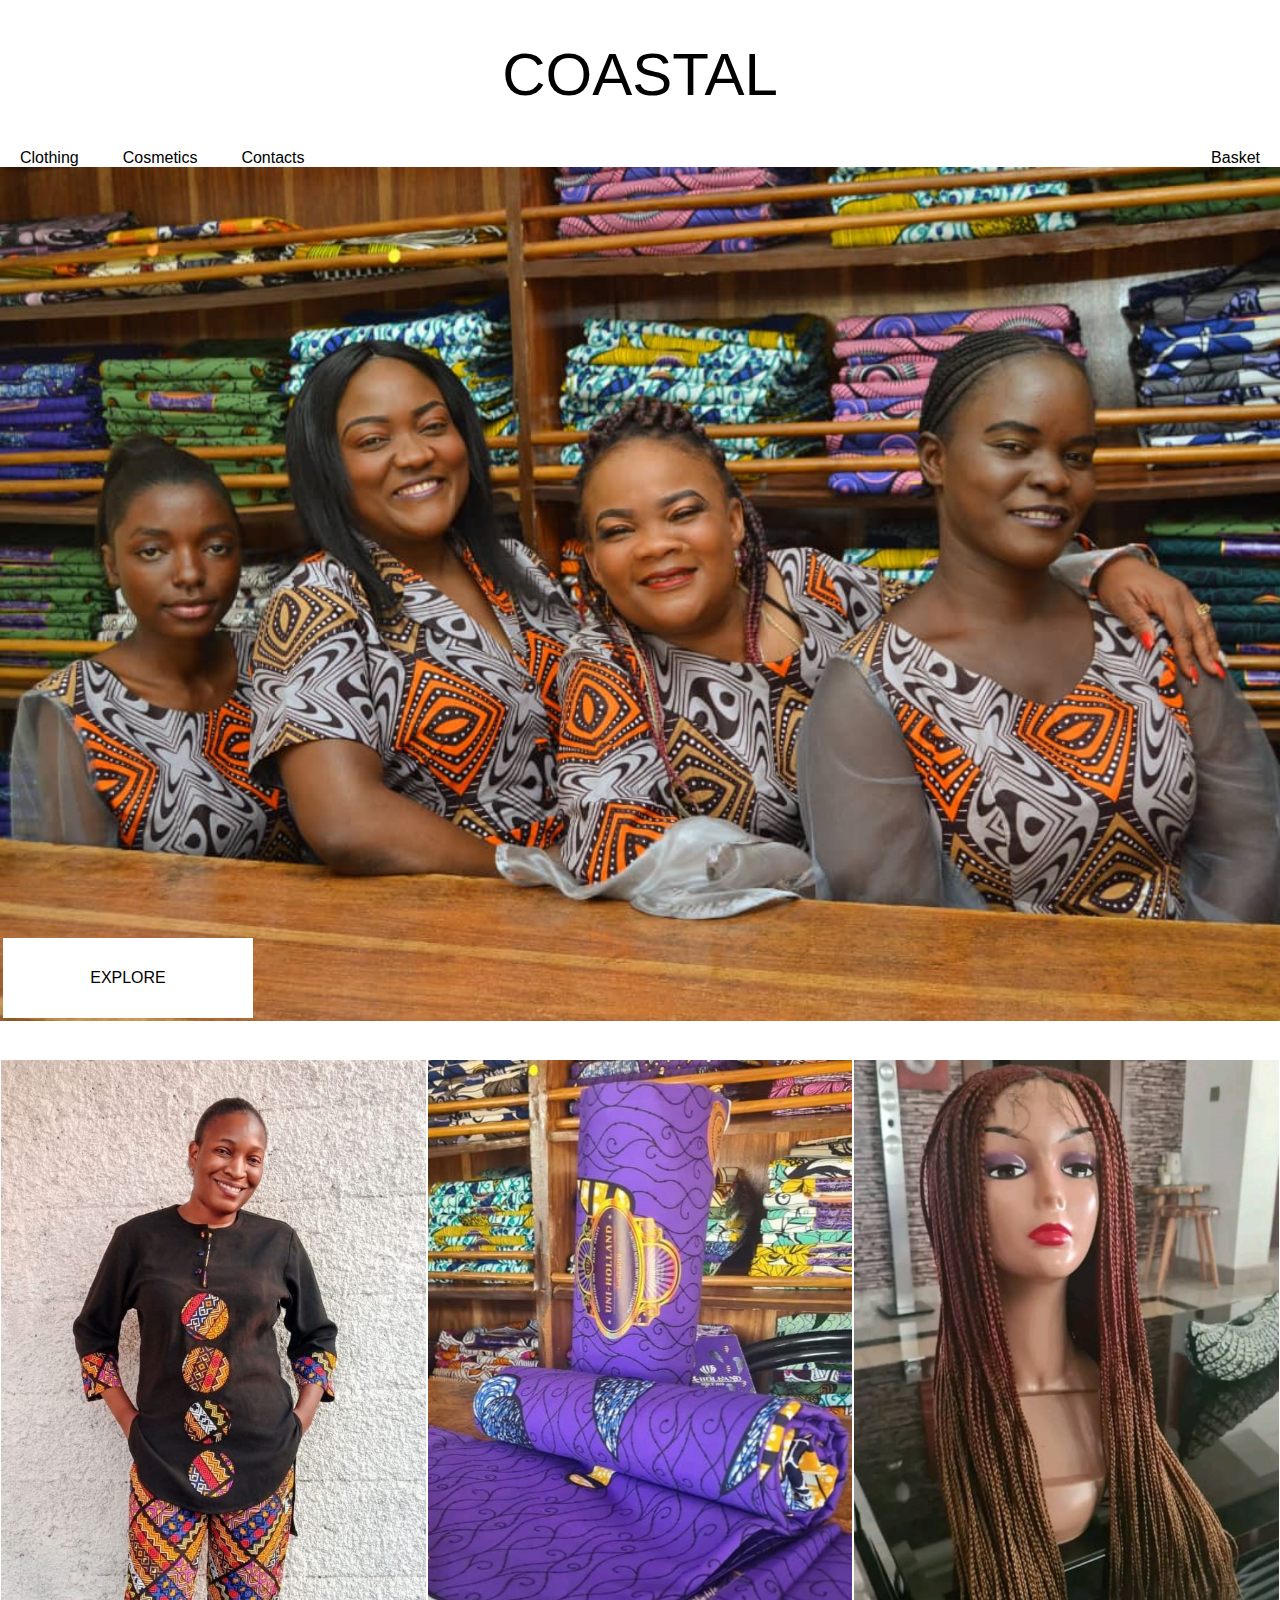
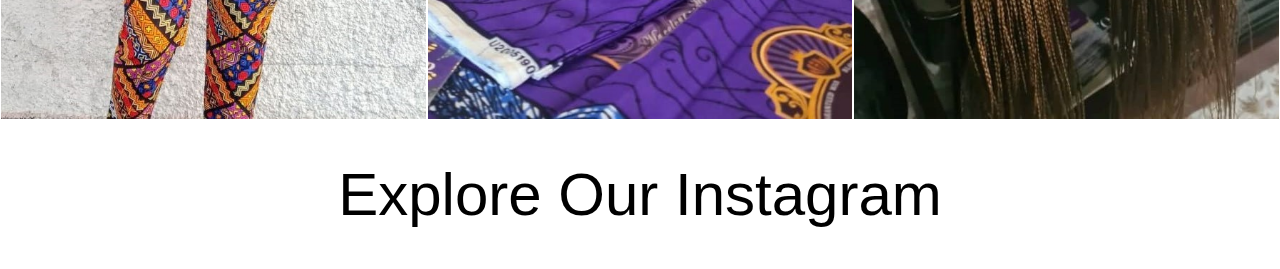
<file: index.html>
<!DOCTYPE html>
<meta name="viewport" content="width=device-width, initial-scale=1.0">
<link rel ="stylesheet" href="csizzly.css">
    <head>
        <title>COASTAL</title>
        <link rel="icon" type="image/x-icon" href="cpp.png">

        <style>
          .middle{
            margin-left: auto;
            margin-right: auto;
          }

          td img:hover{
            opacity : 0.5;
          }
        </style>
    </head>
    
    <body>
        
        <!--zer head-->

        <div class="header">
            <h1>COASTAL</h1>
        </div>

        <!--navigation bar-->
        
        <div class="topnav">
            <div class="dropdown">
                <span>Clothing</span>
                <div class="dropdown-content">
                    <a href="women.html">Women's</a>
                    <a href="men.html">Men's</a>
                    <a href="#">Kids</a>
                </div>
            </div>

            <div class="dropdown">
                <span>Cosmetics</span>
                <div class="dropdown-content">
                    <a href="skin.html">Skin Care</a>
                    <a href="materials.html">Materials</a>
                    <a href="wigs.html">Wigs</a>
                </div>
            </div>

            <div class="dropdown">
              <span>Contacts</span>
              <div class="dropdown-content">
                  <a href="https://www.instagram.com/coastalshop.zm/">Instagram</a>
                  <a href="#">Facebook</a>
                  <a href="#">Whatsapp</a>
                  <a href="#">E-mail</a>
              </div>
          </div>

            <a href="help.html" style="float:right">Basket</a>
          </div>

          <!--main picture-->

          <div class="container">
            <img src="csp1.jpeg" alt="COASTAL STAFF" style="width:100%">
            <a href="women.html">
            <button class="btn">EXPLORE</button>
            </a>
          </div>

<br><br>

<table class="center" style="width: 100%; border-collapse: collapse;">
  <tr></tr>  
    <th></th>
    <th></th>
    <th></th>
    </tr>

    <tr>

    <td style="position: center;"> 
    
      <a href="women.html">
      <img src="anFront.jpeg" alt="Women's fashion" style="width:100%;">
    </a>
  
    </td>
    
      <td>
      
      <a href="materials.html">
      <img src="uno (91).jpeg" alt="Materials" style="width:100%;">
      </a>
      
    </td>

    <td style="position: center;"> 
    
      <a href="wigs.html">
      <img src="wig5.jpeg" alt="Wigs" style="width:100%;">
    </a>
      
    </td>

  </tr>

</table>


<h1 style="text-align:center;">Explore Our <a href="https://www.instagram.com/coastalshop.zm/">Instagram</a></h1>

  <object width="100%" height="750px" data="https://www.instagram.com/coastalshop.zm/"></object>


          
    </body>
</html>
</file>
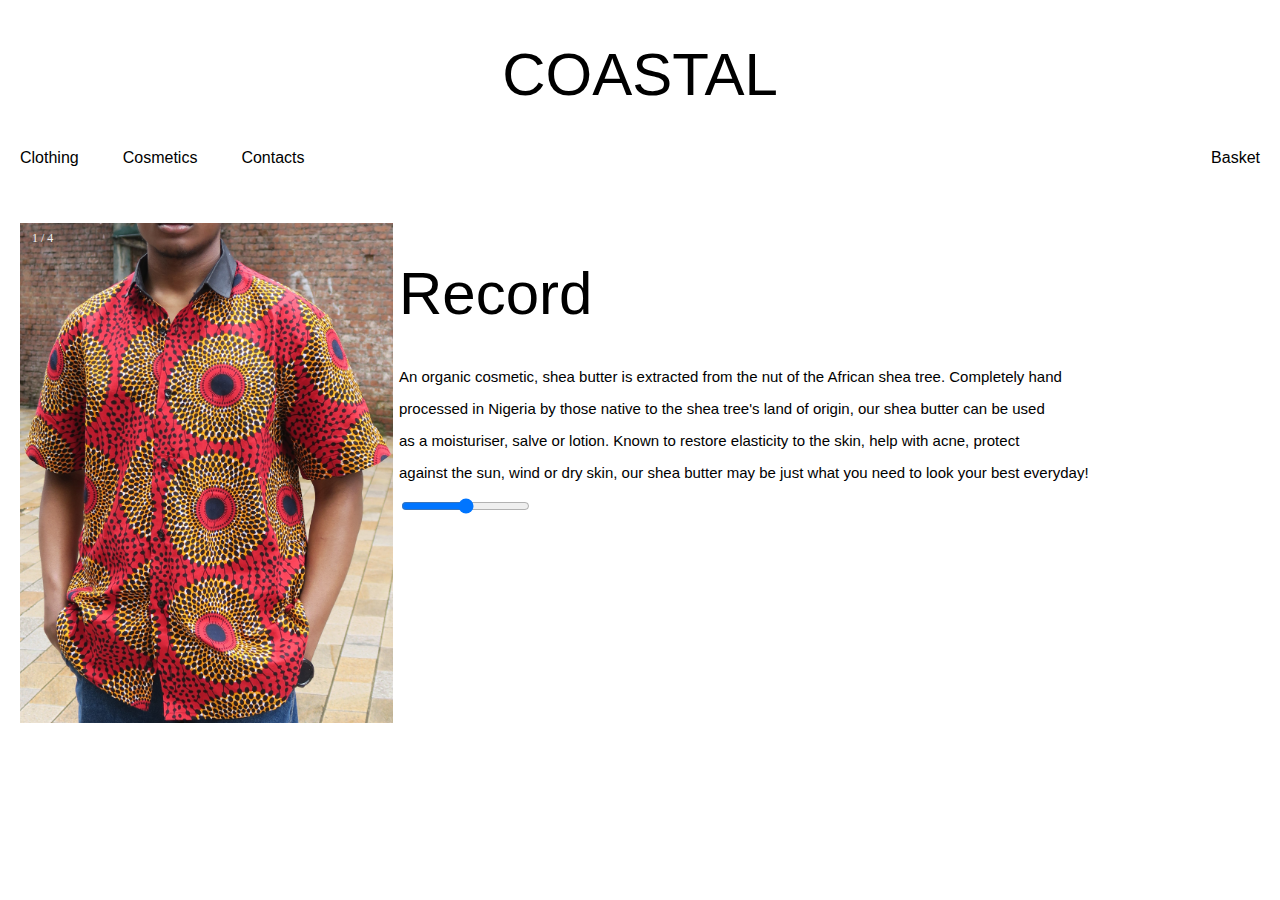
<file: checkout.html>
<!DOCTYPE html>
<meta name="viewport" content="width=device-width, initial-scale=1.0">
<link rel ="stylesheet" href="check.css">
    <head>
        <title>COASTAL</title>
        <link rel="icon" type="image/x-icon" href="cpp.png">
    </head>

    <body>
        <!--zer head-->
       
        <div class="header">
           <h1><a href="coast2.html">COASTAL</a></h1>
       </div>

       <!--zer navigation-->
       <div class="topnav">
           <div class="dropdown">
               <span>Clothing</span>
               <div class="dropdown-content">
                   <a href="women.html">Women's</a>
                   <a href="men.html">Men's</a>
                   <a href="#">Kids</a>
               </div>
           </div>
           <div class="dropdown">
               <span>Cosmetics</span>
               <div class="dropdown-content">
                   <a href="skin.html">Skin Care</a>
                   <a href="materials.html">Materials</a>
                   <a href="wigs.html">Wigs</a>
               </div>
           </div>
           <div class="dropdown">
             <span>Contacts</span>
             <div class="dropdown-content">
                 <a href="https://www.instagram.com/coastalshop.zm/">Instagram</a>
                 <a href="#">Facebook</a>
                 <a href="#">Whatsapp</a>
                 <a href="#">E-mail</a>
             </div>
         </div>
           <a href="help.html" style="float:right">Basket</a>
         </div>

        <br><br>

         <section>
            <nav>
                <div class="slideshow-container">

                    <div class="mySlides fade">
                      <div class="numbertext">1 / 4</div>
                      <img src="record.JPG" style="height:500px">
                    
                    </div>
                    
                    <div class="mySlides fade">
                      <div class="numbertext">2 / 4</div>
                      <img src="record2.JPG" style="height:500px">
                    
                    </div>
                    
                    <div class="mySlides fade">
                      <div class="numbertext">3 / 4</div>
                      <img src="record3.JPG" style="height:500px">
                      
                    </div>

                    <div class="mySlides fade">
                        <div class="numbertext">4 / 4</div>
                        <img src="record4.JPG" style="height:500px">
                        
                      </div>
                    
                    </div>
                    <br>
            
            <div style="text-align:center">
            <span class="dot"></span> 
            <span class="dot"></span> 
            <span class="dot"></span>
            <span class="dot"></span>
            </div>
            </nav>
            
            <article>
                <h1>Record</h1>
                    <p>An organic cosmetic, shea butter is extracted from the nut of the African shea tree. Completely hand</p> 
                    <p>processed in Nigeria by those native to the shea tree's land of origin, our shea butter can be used</p> 
                    <p>as a moisturiser, salve or lotion. Known to restore elasticity to the skin, help with acne, protect </p>
                    <p>against the sun, wind or dry skin, our shea butter may be just what you need to look your best everyday!</p>
                    <input type="range">
            </article>
            </section>
    
            <script>
                let slideIndex = 0;
            showSlides();
            
            function showSlides() {
              let i;
              let slides = document.getElementsByClassName("mySlides");
              let dots = document.getElementsByClassName("dot");
              for (i = 0; i < slides.length; i++) {
                slides[i].style.display = "none";  
              }
              slideIndex++;
              if (slideIndex > slides.length) {slideIndex = 1}    
              for (i = 0; i < dots.length; i++) {
                dots[i].className = dots[i].className.replace(" active", "");
              }
              slides[slideIndex-1].style.display = "block";  
              dots[slideIndex-1].className += " active";
              setTimeout(showSlides, 5000); // Change image every 2 seconds
            }
            </script>
    </body>
</html>
</file>
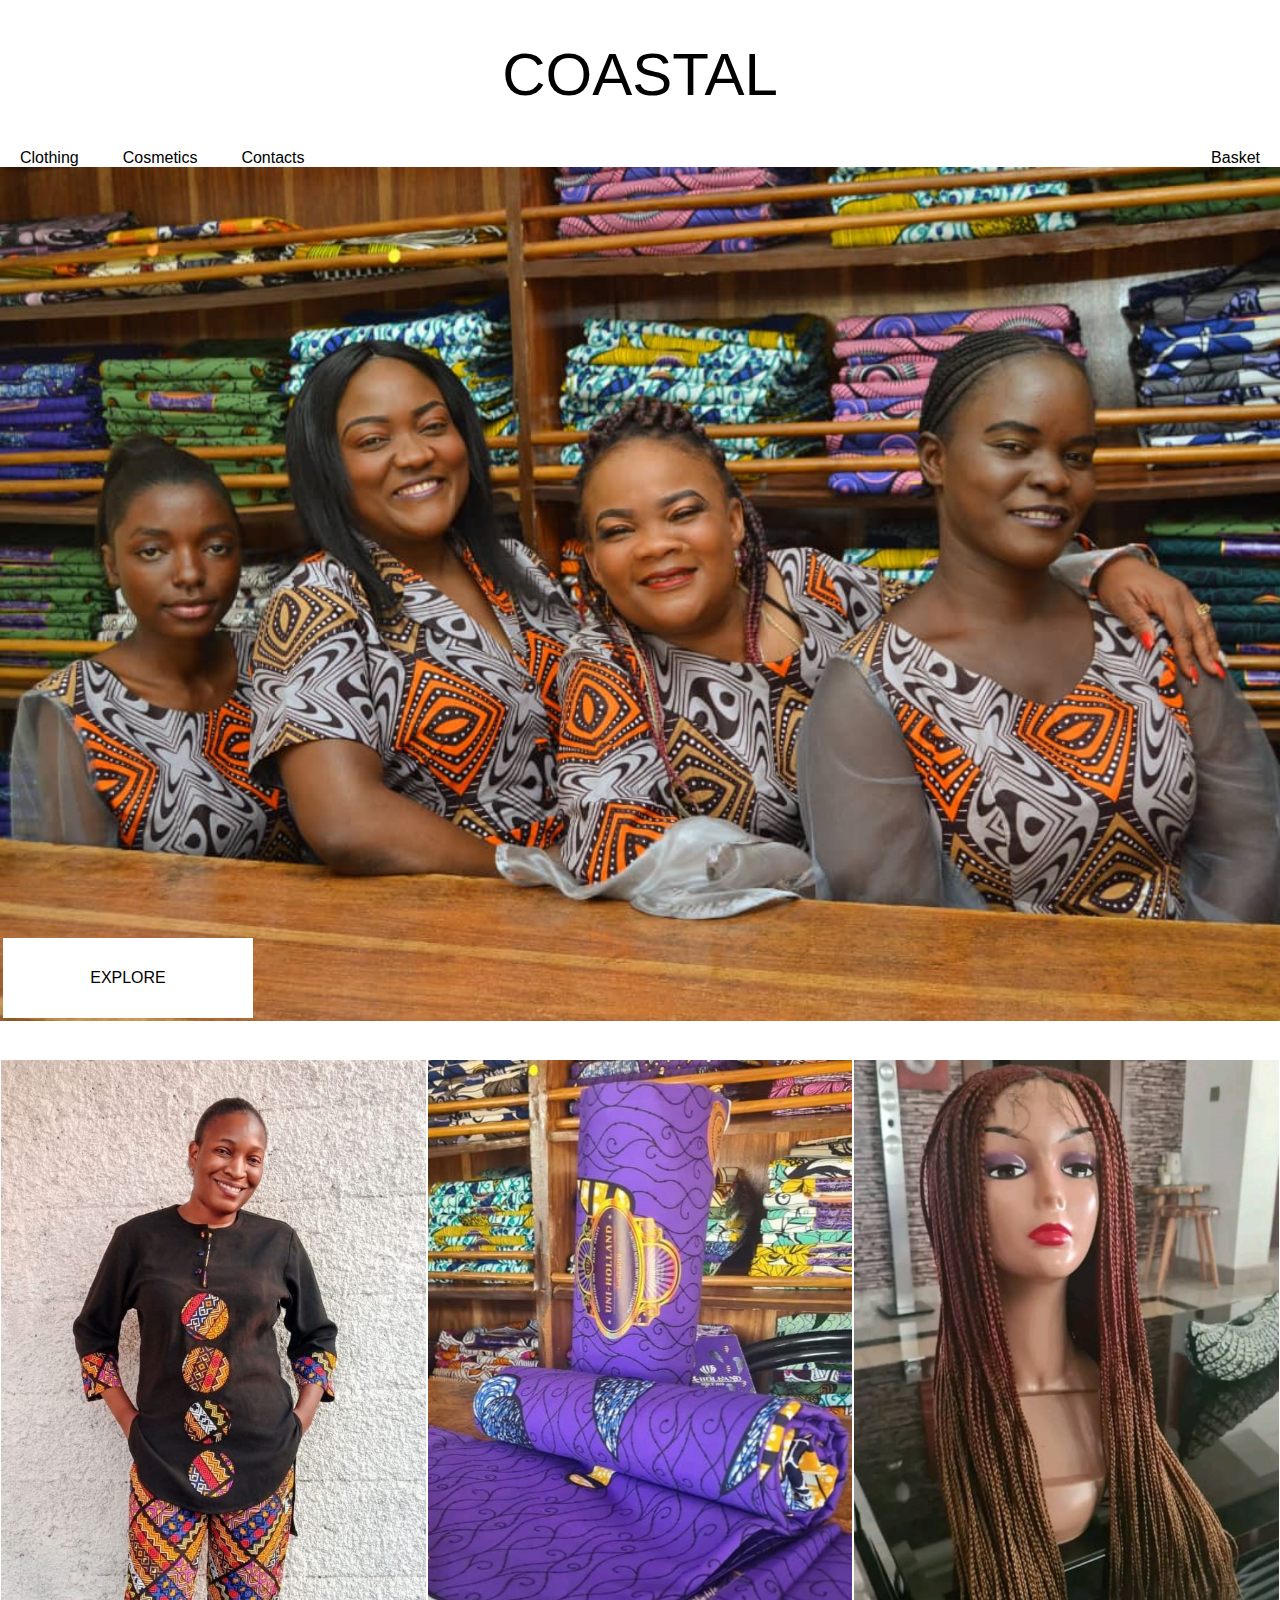
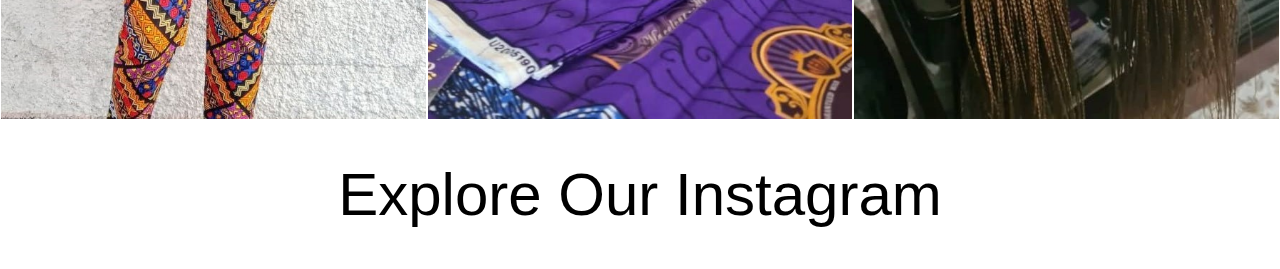
<file: coast2.html>
<!DOCTYPE html>
<meta name="viewport" content="width=device-width, initial-scale=1.0">
<link rel ="stylesheet" href="csizzly.css">
    <head>
        <title>COASTAL</title>
        <link rel="icon" type="image/x-icon" href="cpp.png">

        <style>
          .middle{
            margin-left: auto;
            margin-right: auto;
          }

          td img:hover{
            opacity : 0.5;
          }
        </style>
    </head>
    
    <body>
        
        <!--zer head-->

        <div class="header">
            <h1>COASTAL</h1>
        </div>

        <!--navigation bar-->
        
        <div class="topnav">
            <div class="dropdown">
                <span>Clothing</span>
                <div class="dropdown-content">
                    <a href="women.html">Women's</a>
                    <a href="men.html">Men's</a>
                    <a href="#">Kids</a>
                </div>
            </div>

            <div class="dropdown">
                <span>Cosmetics</span>
                <div class="dropdown-content">
                    <a href="skin.html">Skin Care</a>
                    <a href="materials.html">Materials</a>
                    <a href="wigs.html">Wigs</a>
                </div>
            </div>

            <div class="dropdown">
              <span>Contacts</span>
              <div class="dropdown-content">
                  <a href="https://www.instagram.com/coastalshop.zm/">Instagram</a>
                  <a href="#">Facebook</a>
                  <a href="#">Whatsapp</a>
                  <a href="#">E-mail</a>
              </div>
          </div>

            <a href="help.html" style="float:right">Basket</a>
          </div>

          <!--main picture-->

          <div class="container">
            <img src="csp1.jpeg" alt="COASTAL STAFF" style="width:100%">
            <a href="women.html">
            <button class="btn">EXPLORE</button>
            </a>
          </div>

<br><br>

<table class="center" style="width: 100%; border-collapse: collapse;">
  <tr></tr>  
    <th></th>
    <th></th>
    <th></th>
    </tr>

    <tr>

    <td style="position: center;"> 
    
      <a href="women.html">
      <img src="anFront.jpeg" alt="Women's fashion" style="width:100%;">
    </a>
  
    </td>
    
      <td>
      
      <a href="materials.html">
      <img src="uno (91).jpeg" alt="Materials" style="width:100%;">
      </a>
      
    </td>

    <td style="position: center;"> 
    
      <a href="wigs.html">
      <img src="wig5.jpeg" alt="Wigs" style="width:100%;">
    </a>
      
    </td>

  </tr>

</table>


<h1 style="text-align:center;">Explore Our <a href="https://www.instagram.com/coastalshop.zm/">Instagram</a></h1>

  <object width="100%" height="750px" data="https://www.instagram.com/coastalshop.zm/"></object>


          
    </body>
</html>
</file>
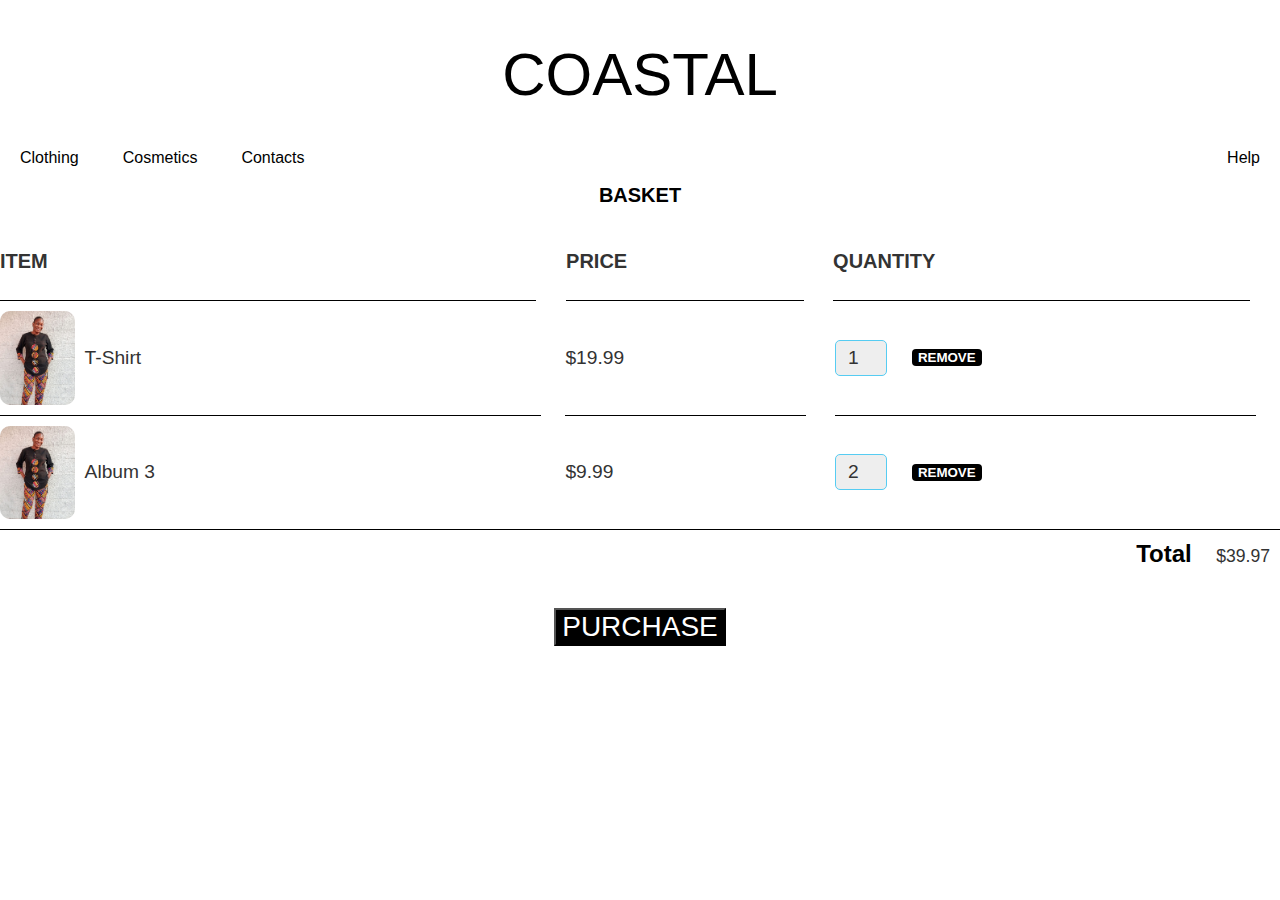
<file: help.html>
<!DOCTYPE html>
    <meta name="viewport" content="width=device-width, initial-scale=1.0">
    <link rel ="stylesheet" href="sizv2.css">
        <head>
            <title>COASTAL</title>
            <link rel="icon" type="image/x-icon" href="cpp.png">
            <script src="store.js" async></script>
        </head>
    
<body>
             <!--zer head-->
            
             <div class="header">
                <h1><a href="coast2.html">COASTAL</a></h1>
            </div>
    
            <!--zer navigation-->
            <div class="topnav">
                <div class="dropdown">
                    <span>Clothing</span>
                    <div class="dropdown-content">
                        <a href="women.html">Women's</a>
                        <a href="men.html">Men's</a>
                    </div>
                </div>
                <div class="dropdown">
                    <span>Cosmetics</span>
                    <div class="dropdown-content">
                        <a href="skin.html">Skin Care</a>
                        <a href="materials.html">Materials</a>
                        <a href="wigs.html">Wigs</a>
                    </div>
                </div>
                <div class="dropdown">
                  <span>Contacts</span>
                  <div class="dropdown-content">
                      <a href="https://www.instagram.com/coastalshop.zm/">Instagram</a>
                      <a href="#">Facebook</a>
                      <a href="#">Whatsapp</a>
                      <a href="#">E-mail</a>
                  </div>
              </div>
                <a href="help.html" style="float:right">Help</a>
            </div>

            <!--Shopping cart-->
            <section class="container content-section">
              <h2 class="section-header">BASKET</h2>

              <div class="cart-row">
                  <span class="cart-item cart-header cart-column"><h2>ITEM</h2></span>
                  <span class="cart-price cart-header cart-column"><h2>PRICE</h2></span>
                  <span class="cart-quantity cart-header cart-column"><h2>QUANTITY</h2></span>
              </div>

              <div class="cart-items">
                  <div class="cart-row">
                      <div class="cart-item cart-column">
                          <img class="cart-item-image" src="an.jpeg" height="100">
                          <span class="cart-item-title">T-Shirt</span>
                      </div>
                      <span class="cart-price cart-column">$19.99</span>
                      <div class="cart-quantity cart-column">
                          <input class="cart-quantity-input" type="number" value="1">
                          <button class="btn btn-danger" type="button">REMOVE</button>
                      </div>
                  </div>

                  <div class="cart-row">
                      <div class="cart-item cart-column">
                          <img class="cart-item-image" src="an.jpeg" height="100">
                          <span class="cart-item-title">Album 3</span>
                      </div>
                      <span class="cart-price cart-column">$9.99</span>
                      <div class="cart-quantity cart-column">
                          <input class="cart-quantity-input" type="number" value="2">
                          <button class="btn btn-danger" type="button">REMOVE</button>
                      </div>
                  </div>
              </div>
              
              <div class="cart-total">
                  <strong class="cart-total-title">Total</strong>
                  <span class="cart-total-price">$39.97</span>
              </div>

              <button class="btn btn-primary btn-purchase" type="button">PURCHASE</button>
          </section>
</body>
</html>
</file>
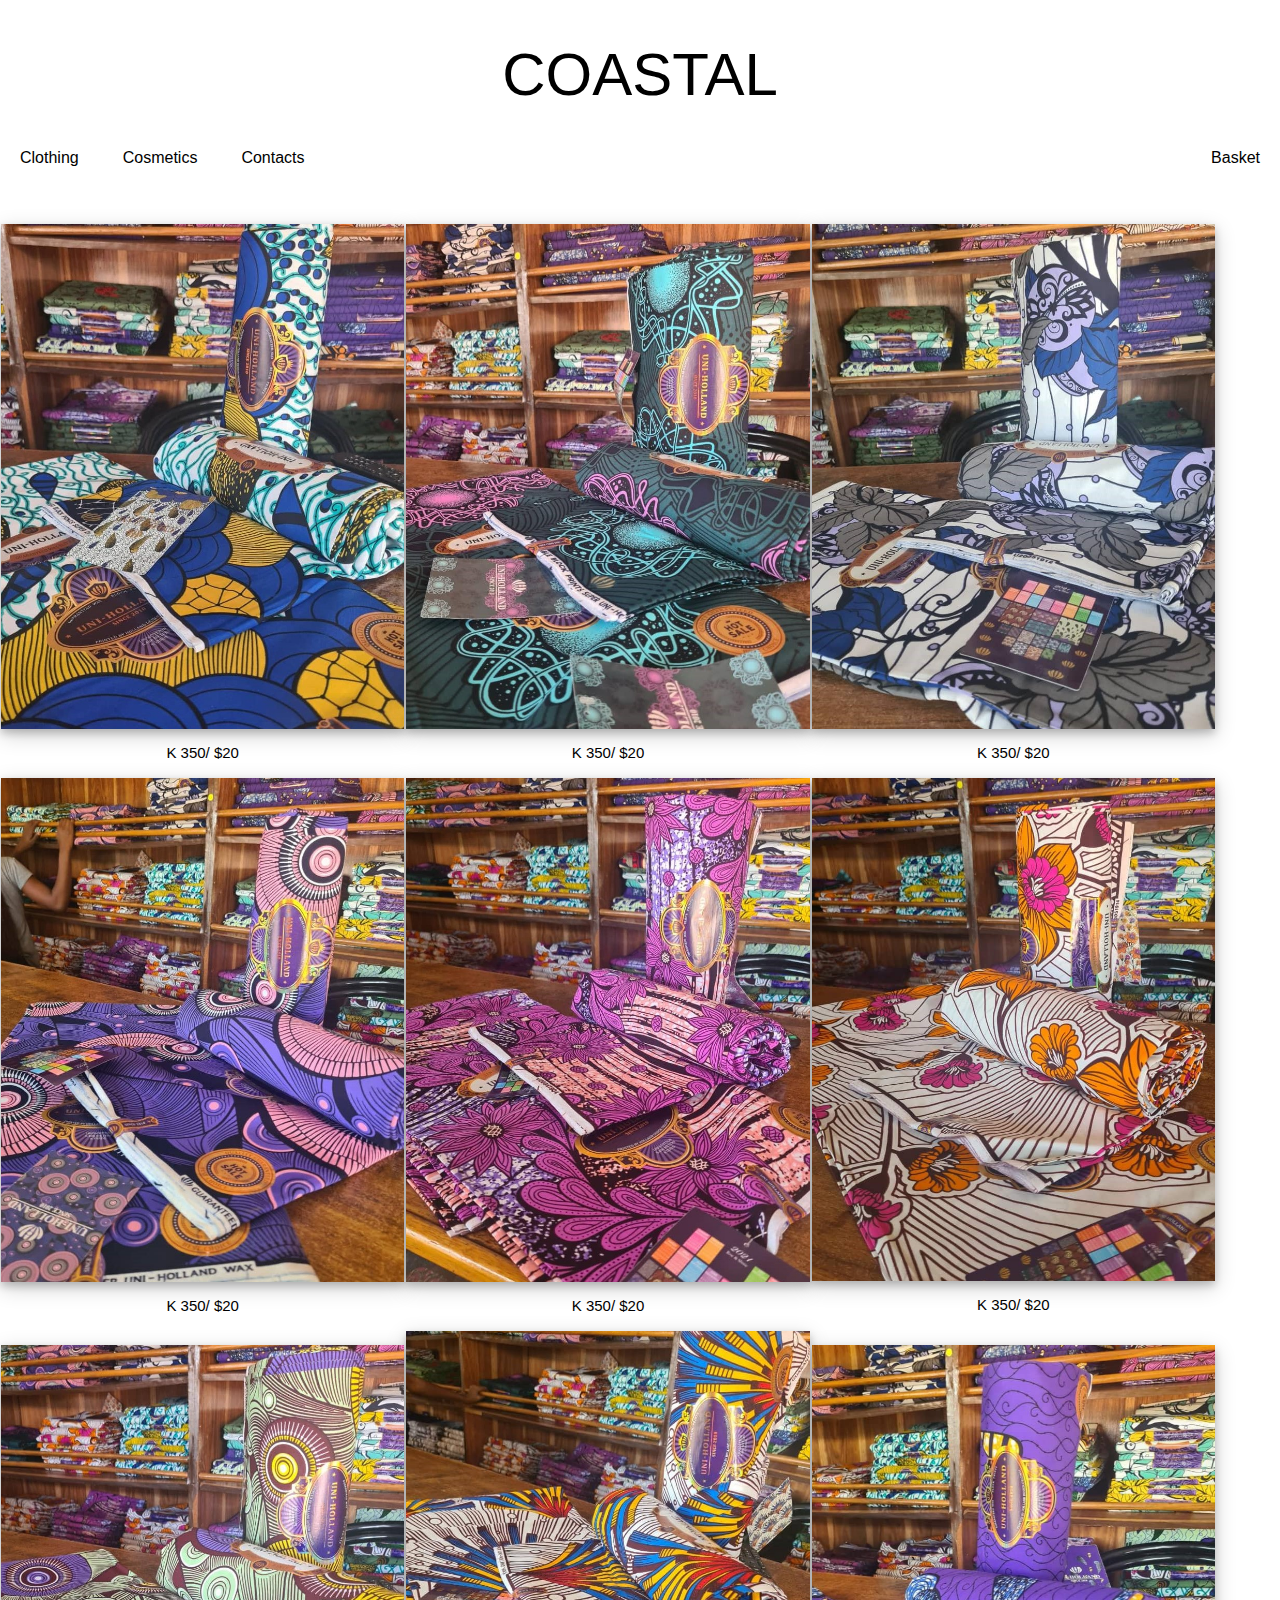
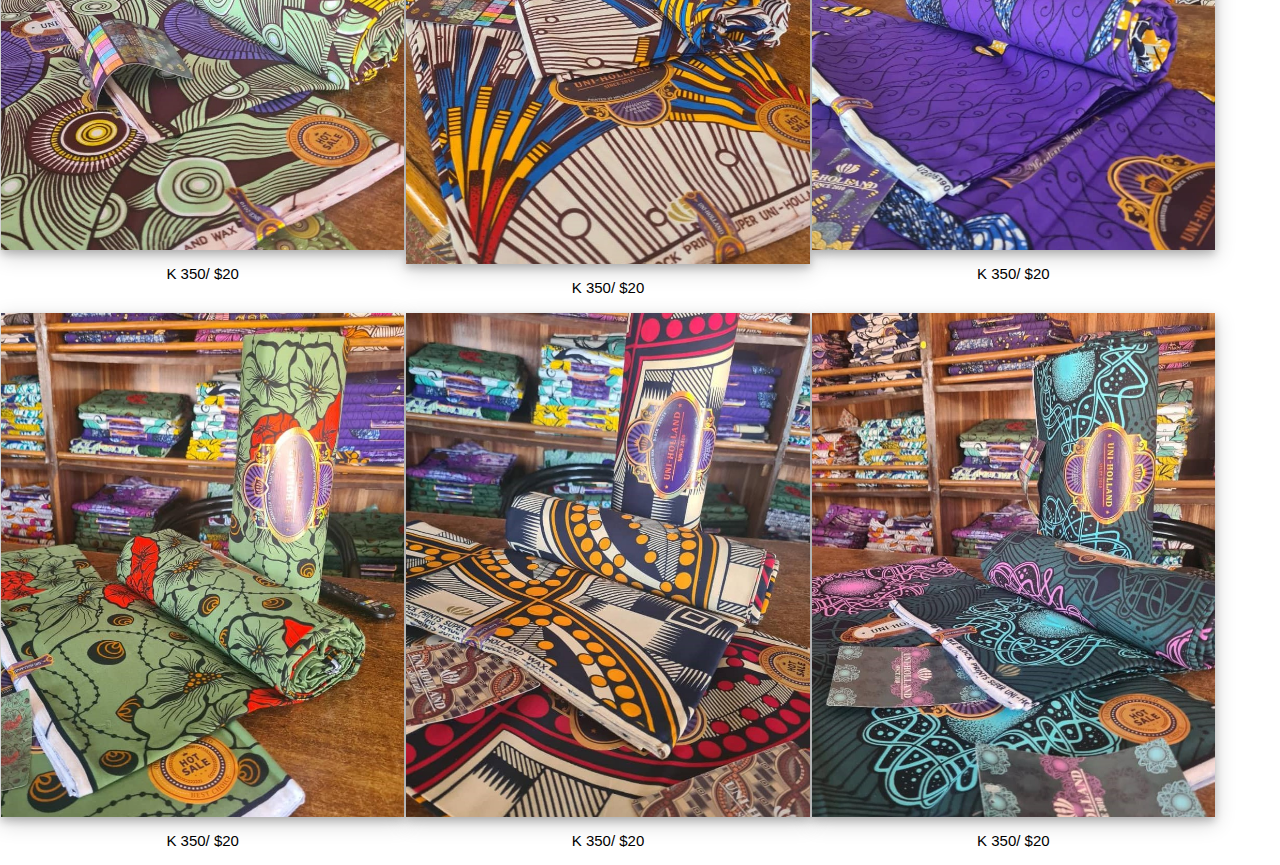
<file: materials.html>
<!DOCTYPE html>
<meta name="viewport" content="width=device-width, initial-scale=1.0">
<link rel ="stylesheet" href="csizzly.css">
    <head>
        <title>COASTAL</title>
        <link rel="icon" type="image/x-icon" href="cpp.png">
        <style>
          td img:hover{
           opacity : 0.5;
         }
       </style>
    </head>

    <body>
         <!--zer head-->
        
         <div class="header">
            <h1><a href="coast2.html">COASTAL</a></h1>
        </div>

        <!--zer navigation-->
        <div class="topnav">
            <div class="dropdown">
                <span>Clothing</span>
                <div class="dropdown-content">
                    <a href="women.html">Women's</a>
                    <a href="men.html">Men's</a>
                    <a href="#">Kids</a>
                </div>
            </div>

            <div class="dropdown">
                <span>Cosmetics</span>
                <div class="dropdown-content">
                    <a href="skin.html">Skin Care</a>
                    <a href="materials.html">Materials</a>
                    <a href="wigs.html">Wigs</a>
                </div>
            </div>

            <div class="dropdown">
              <span>Contacts</span>
              <div class="dropdown-content">
                  <a href="https://www.instagram.com/coastalshop.zm/">Instagram</a>
                  <a href="#">Facebook</a>
                  <a href="#">Whatsapp</a>
                  <a href="#">E-mail</a>
              </div>
            </div>

          <div class="basket" style="float:right">
            <span>Basket</span>
            <div class="basket-items">
                <img src="uno (1).jpeg" style="height:50px;" class="basket-img"> 
                <p class="basket-txt">price</p>
            </div>
          </div>
        
        </div>

        </br>

          <style>
            .image {
                opacity: 1;
                display: block;
                width: 100%;
                height: auto;
                transition: .5s ease;
                backface-visibility: hidden;
                }

            .middle {
            transition: .5s ease;
            opacity: 0;
            position: absolute;
            top: 50%;
            left: 50%;
            transform: translate(-50%, -50%);
            -ms-transform: translate(-50%, -50%)
            }

            .polaroid:hover .image {
            opacity: 0.3;
            }

            .polaroid:hover .middle {
            opacity: 1;
            }
            
            .basket{
              position: relative;
              display: inline-block;
              padding-left: 20px;
              padding-right: 20px;
              font-family: Verdana, Geneva, Tahoma, sans-serif;
              font-weight: lighter;
            }

          
            .basket-items{
              display: none;
              position: relative;
              background-color: #ffffff;
              min-width: 160px;
              box-shadow: 0px 8px 16px 0px rgba(0,0,0,0.2);
              padding: 10px 10px;
              z-index: 1;
              text-align: center;
              font-family: Verdana, Geneva, Tahoma, sans-serif;
            }

            .basket:hover .basket-items{
              display:block;
              color: black;
            }

            .basket:hover{
              background-color: black;
              color: white;
            } 
          </style>

        <br><br>
        
        <table class="StoreRow" style="width: 95%; border-collapse: collapse;">
          <tr>  
            <th></th>
            <th></th>
            <th></th>

          </tr>

          <tr class="styles">

            <td style="position: center;" class="material"> 
            
              <div class="polaroid">
                <img src="uno (1).jpeg" alt="style 1" style="width:100%">
              </div>
              <p style="text-align: center;" class="price">K 350/ $20</p>
            
              </td>
            
              <td class="material">
              
                <div class="polaroid">
                  <img src="uno (2).jpeg" alt="style 1" style="width:100%">
                </div>
                <p style="text-align: center;" class="price">K 350/ $20</p>
              
              </td>
  
            <td style="position: center;" class="material"> 

              <div class="polaroid">
                <img src="uno (3).jpeg" alt="style 1" style="width:100%">
              </div>
              <p style="text-align: center;" class="price">K 350/ $20</p>
              
            </td>

          </tr>

          <tr class="styles">

            <td style="position: center;" class="material"> 
            
              <div class="polaroid">
                <img src="uno (4).jpeg" alt="style 1" style="width:100%">
              </div>
              <p style="text-align: center;" class="price">K 350/ $20</p>
            
            </td>
            
              <td class="material">
              
                <div class="polaroid">
                  <img src="uno (5).jpeg" alt="style 1" style="width:100%">
                </div>
                <p style="text-align: center;" class="price">K 350/ $20</p>
              
            </td>
  
            <td style="position: center;" class="material"> 
            
              <div class="polaroid">
                <img src="uno (6).jpeg" alt="style 1" style="width:100%">
              </div>
              <p style="text-align: center;" class="price">K 350/ $20</p>
              
            </td>

          </tr>

          <tr class="styles">

            <td style="position: center;" class="material"> 
            
              <div class="polaroid">
                <img src="uno (7).jpeg" alt="style 1" style="width:100%">
              </div>
              <p style="text-align: center;" class="price">K 350/ $20</p>
            
            </td>
            
              <td class="material">
              
                <div class="polaroid">
                  <img src="uno (8).jpeg" alt="style 1" style="width:100%">
                </div>
                <p style="text-align: center;" class="price">K 350/ $20</p>
              
            </td>
  
            <td style="position: center;" class="material"> 
            

              <div class="polaroid">
                <img src="uno (9).jpeg" alt="style 1" style="width:100%">
              </div>
              <p style="text-align: center;" class="price">K 350/ $20</p>
              
            </td>

          </tr>

          <tr class="styles">

            <td style="position: center;" class="material"> 
            
              <div class="polaroid">
                <img src="uno (10).jpeg" alt="style 1" style="width:100%">
              </div>
              <p style="text-align: center;" class="price">K 350/ $20</p>
            
            </td>
            
              <td class="material">
              
                <div class="polaroid">
                  <img src="uno (11).jpeg" alt="style 1" style="width:100%">
                </div>
                <p style="text-align: center;" class="price">K 350/ $20</p>
              
            </td>
  
            <td style="position: center;" class="material"> 
            

              <div class="polaroid">
                <img src="uno (2).jpeg" alt="style 1" style="width:100%">
              </div>
              <p style="text-align: center;" class="price">K 350/ $20</p>
              
            </td>

          </tr>

        </table>

        
        <script type="text/javascript">
          if (document.readyState == 'loading'){
        document.addEventListener('DOMContentLoaded', ready)
        }

        else{
            ready()
        }

        function ready(){
            localStorage.clear()
            var storeValue = document.getElementsByClassName('styles')
            var url

            for (var i=0; i < storeValue.length; i++){
                var button = storeValue[i]
                button.addEventListener('click', valueClicked)
               //button.addEventListener('click', newTab(url))
            }

            var addToBasket = document.getElementsByClassName('basket')

            for (var i=0; i < addToBasket.length; i++){
                var bucket = addToBasket[i]
                bucket.addEventListener('click', addToBasketClicked)
            }
        }

        function valueClicked(event){
            var buttonClicked = event.target
            var storeItem = buttonClicked.parentElement.parentElement
            var price = storeItem.getElementsByClassName('price')[0].innerText
            var img = storeItem.getElementsByClassName('polaroid')[0].src
            localStorage.setItem('Price', price, 'Img', img)
            console.log(price, img) 
        }
/*
        function newTab(url){
            window.open(url, '_blank')
        }
*/
        function addToBasketClicked(event){
          var newDiv = document.createElement('div')
          newDiv.classList.add('basketRow')

          //var basketItems = localStorage.getItem('img', 'price')
          var img = localStorage.getItem('img')
          const price = localStorage.getItem('price');
                    
          var basketRow =`
            <div class="basket-items">
                <img src="${img}" style="height:50px;" class="basket-img"> 
                <p class="basket-txt">${price}</p>
            </div>`
                    
          newDiv.innerHTML = basketRow
          document.getElementsByClassName('basket-items').innerHTML = newDiv.innerHTML
          basketRow.append(basketRow)
        }
        </script>
        
    </body>
</html>
</file>
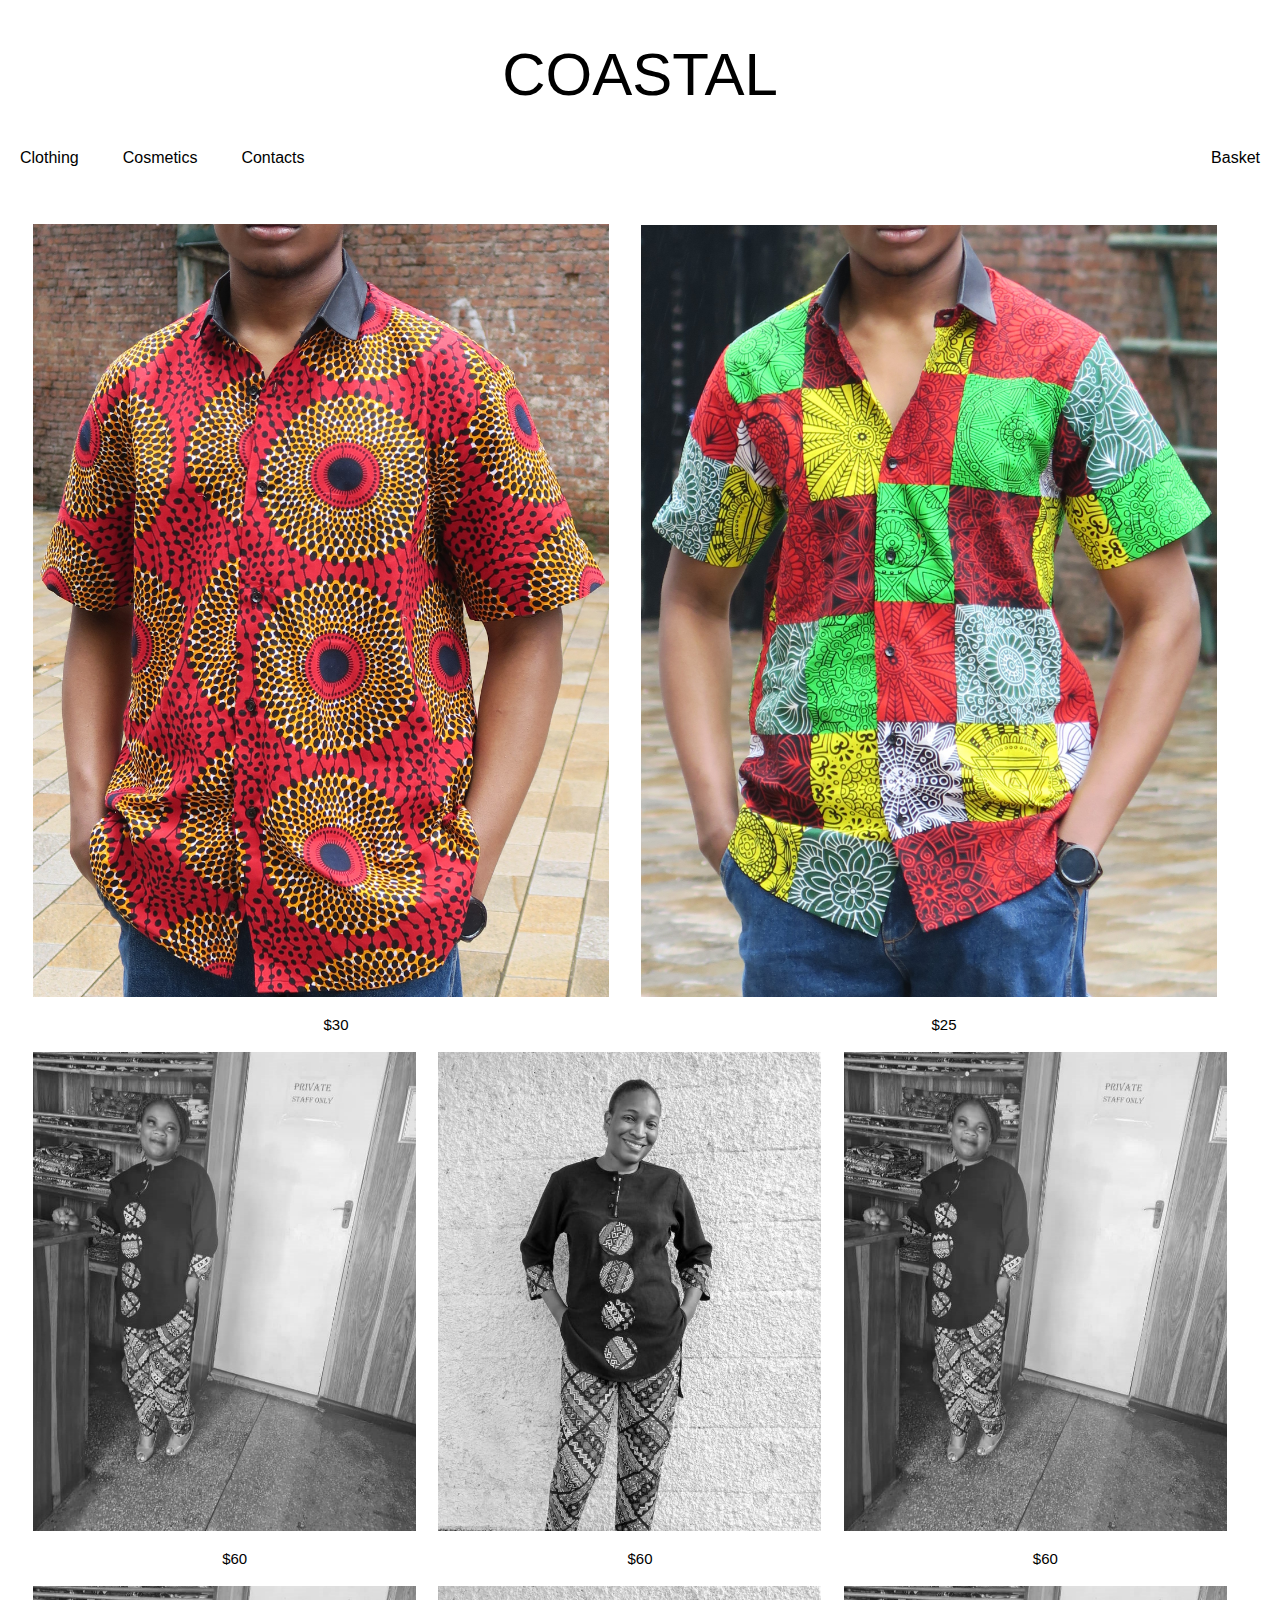
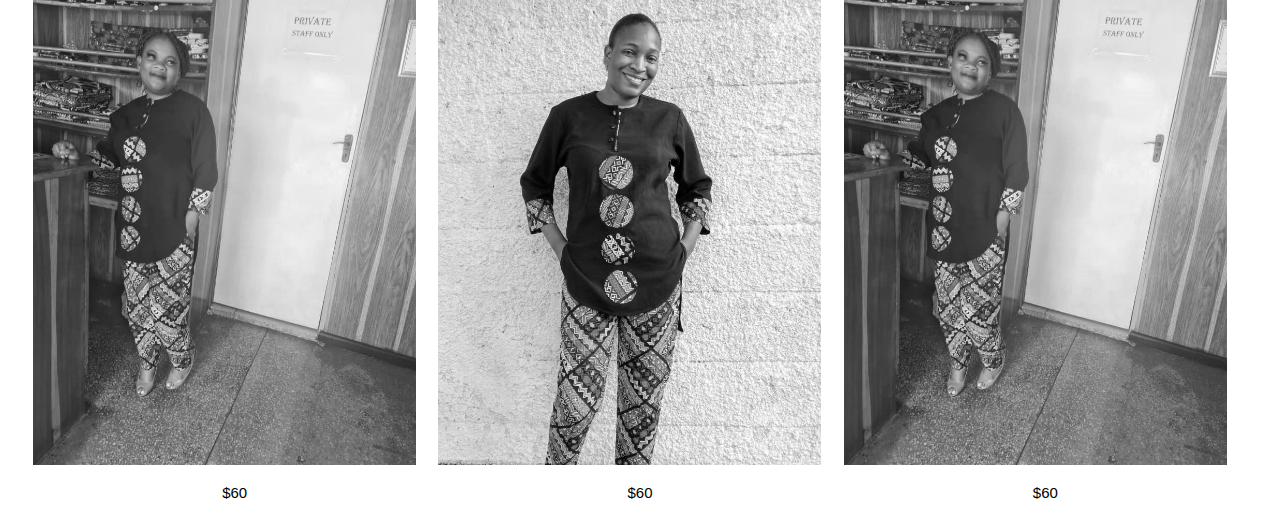
<file: men.html>
<!DOCTYPE html>
<meta name="viewport" content="width=device-width, initial-scale=1.0">
<link rel ="stylesheet" href="csizzly.css">
    <head>
        <title>COASTAL</title>
        <link rel="icon" type="image/x-icon" href="cpp.png">
        <style>
          td img:hover{
           opacity : 0.5;
         }
       </style>
    </head>

    <body>
         <!--zer head-->
        
         <div class="header">
            <h1><a href="coast2.html">COASTAL</a></h1>
        </div>

        <!--zer navigation-->
        <div class="topnav">
            <div class="dropdown">
                <span>Clothing</span>
                <div class="dropdown-content">
                    <a href="women.html">Women's</a>
                    <a href="men.html">Men's</a>
                    <a href="#">Kids</a>
                </div>
            </div>
            <div class="dropdown">
                <span>Cosmetics</span>
                <div class="dropdown-content">
                    <a href="skin.html">Skin Care</a>
                    <a href="materials.html">Materials</a>
                    <a href="wigs.html">Wigs</a>
                </div>
            </div>
            <div class="dropdown">
              <span>Contacts</span>
              <div class="dropdown-content">
                  <a href="https://www.instagram.com/coastalshop.zm/">Instagram</a>
                  <a href="#">Facebook</a>
                  <a href="#">Whatsapp</a>
                  <a href="#">E-mail</a>
              </div>
          </div>
            <a href="help.html" style="float:right">Basket</a>
          </div>

        </br>

          <style>
            .image {
                opacity: 1;
                display: block;
                width: 100%;
                height: auto;
                transition: .5s ease;
                backface-visibility: hidden;
                }

            .middle {
            transition: .5s ease;
            opacity: 0;
            position: absolute;
            top: 50%;
            left: 50%;
            transform: translate(-50%, -50%);
            -ms-transform: translate(-50%, -50%)
            }

            .polaroid:hover .image {
            opacity: 0.3;
            }

            .polaroid:hover .middle {
            opacity: 1;
            }
        </style>

        <br><br>
        
        <table class="center" style="width: 95%; border-collapse: collapse;">
          <tr></tr>  
            <th></th>
            <th></th>
            <!--<th></th>-->
            </tr>

            <tr>

            <td style="position: center;"> 
            
              <a href="checkout.html">
              <img src="record.JPG" alt="style 1" style="width:95%">
            </a>
          
            </td>
            
              <td>
              
              <a href="#">
              <img src="squares.JPG" alt="style 1" style="width:95%">
              </a>
              
            </td>

          </tr>

        </table>

        <table class="center" style="width: 95%; border-collapse: collapse;">
          <tr></tr>  
            <th></th>
            <th></th>
            
            </tr>

            <tr>

            <td style="position: center;"> 
            
              <a href="#">
                <p style="text-align: center;">$30</p>
            </a>
          
            </td>
            
              <td>
              
              <a href="#">
                <p style="text-align: center;">$25</p>
              </a>
              
            </td>
  

          </tr>

        </table>
        
        <table class="center" style="width: 95%; border-collapse: collapse;">
          <tr></tr>  
            <th></th>
            <th></th>
            <th></th>
            </tr>

            <tr>

            <td style="position: center;"> 
            
              <a href="#">
              <img src="ac3p.jpeg" alt="style 1" style="width:95%">
            </a>
          
            </td>
            
              <td>
              
              <a href="#">
              <img src="anp.jpeg" alt="style 1" style="width:95%">
              </a>
              
            </td>
  
            <td style="position: center;"> 
            
              <a href="#">
              <img src="ac3p.jpeg" alt="style 1" style="width:95%">
            </a>
              
            </td>

          </tr>

        </table>

        <table class="center" style="width: 95%; border-collapse: collapse;">
          <tr></tr>  
            <th></th>
            <th></th>
            <th></th>
            </tr>

            <tr>

            <td style="position: center;"> 
            
              <a href="#">
                <p style="text-align: center;">$60</p>
            </a>
          
            </td>
            
              <td>
              
              <a href="#">
                <p style="text-align: center;">$60</p>
              </a>
              
            </td>
  
            <td style="position: center;"> 
            
              <a href="#">
              <p style="text-align: center;">$60</p>
            </a>
              
            </td>

          </tr>

        </table>

        <table class="center" style="width: 95%; border-collapse: collapse;">
          <tr></tr>  
            <th></th>
            <th></th>
            <th></th>
            </tr>

            <tr>

            <td style="position: center;"> 
            
              <a href="#">
              <img src="ac3p.jpeg" alt="style 1" style="width:95%">
            </a>
          
            </td>
            
              <td>
              
              <a href="#">
              <img src="anp.jpeg" alt="style 1" style="width:95%">
              </a>
              
            </td>
  
            <td style="position: center;"> 
            
              <a href="#">
              <img src="ac3p.jpeg" alt="style 1" style="width:95%">
            </a>
              
            </td>

          </tr>

        </table>

        <table class="center" style="width: 95%; border-collapse: collapse;">
          <tr></tr>  
            <th></th>
            <th></th>
            <th></th>
            </tr>

            <tr>

            <td style="position: center;"> 
            
              <a href="#">
                <p style="text-align: center;">$60</p>
            </a>
          
            </td>
            
              <td>
              
              <a href="#">
                <p style="text-align: center;">$60</p>
              </a>
              
            </td>
  
            <td style="position: center;"> 
            
              <a href="#">
              <p style="text-align: center;">$60</p>
            </a>
              
            </td>

          </tr>

        </table>

        
    </body>
</html>
</file>
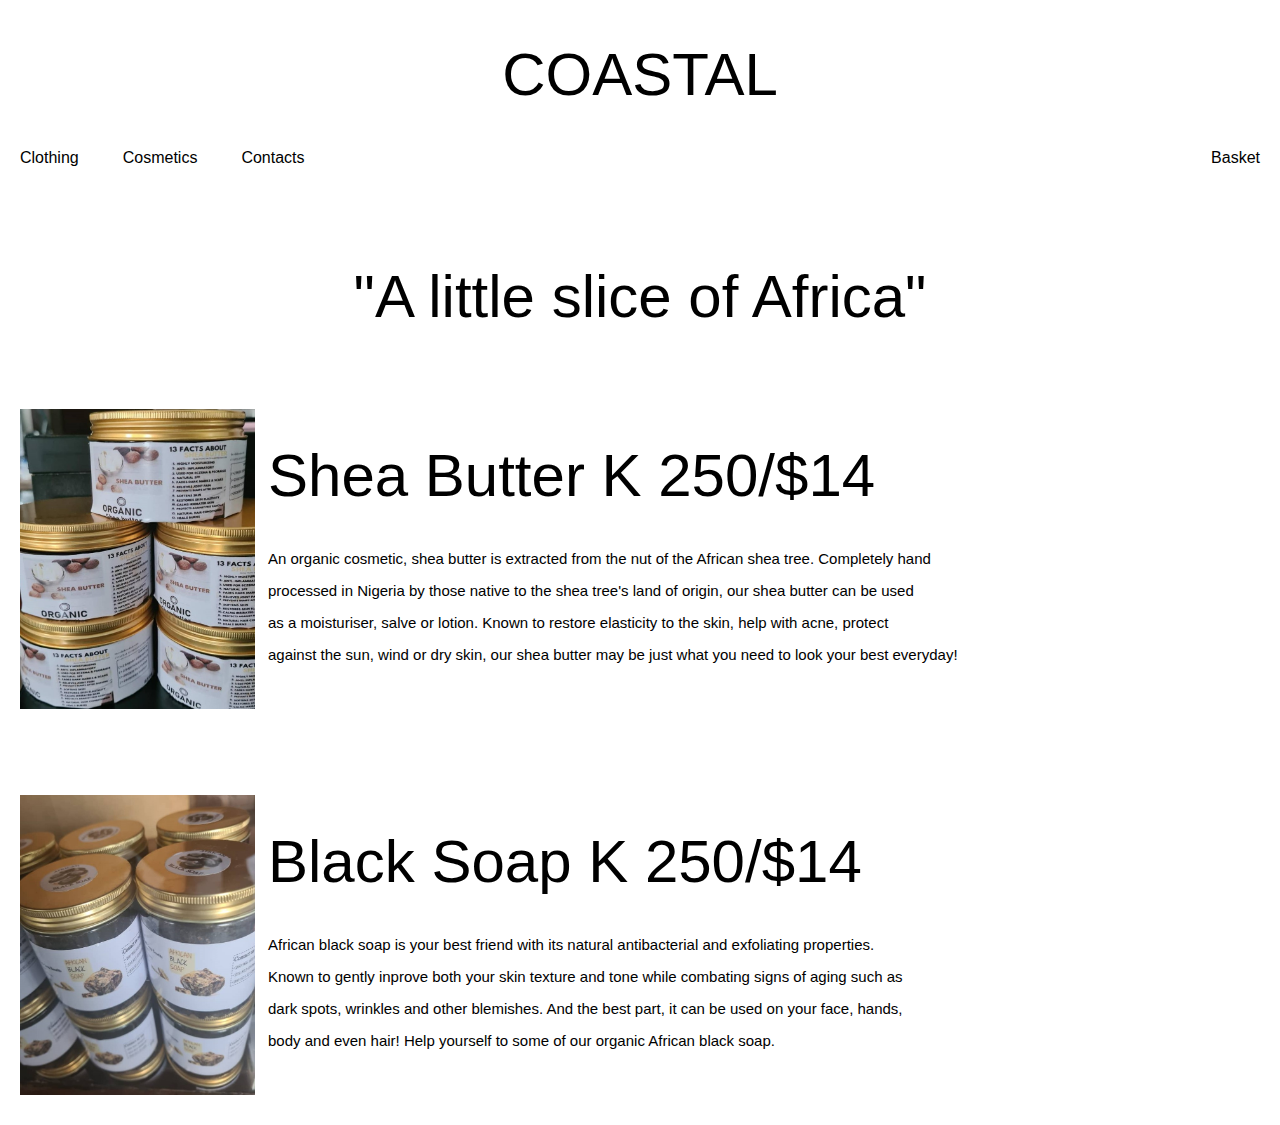
<file: skin.html>
<!DOCTYPE html>
<meta name="viewport" content="width=device-width, initial-scale=1.0">
<link rel ="stylesheet" href="csizzly.css">
    <head>
        <title>COASTAL</title>
        <link rel="icon" type="image/x-icon" href="cpp.png">
    </head>

    <body>
         <!--zer head-->
        
         <div class="header">
            <h1><a href="coast2.html">COASTAL</a></h1>
        </div>

        <!--zer navigation-->
        <div class="topnav">
            <div class="dropdown">
                <span>Clothing</span>
                <div class="dropdown-content">
                    <a href="women.html">Women's</a>
                    <a href="men.html">Men's</a>
                    <a href="#">Kids</a>
                </div>
            </div>
            <div class="dropdown">
                <span>Cosmetics</span>
                <div class="dropdown-content">
                    <a href="skin.html">Skin Care</a>
                    <a href="materials.html">Materials</a>
                    <a href="wigs.html">Wigs</a>
                </div>
            </div>
            <div class="dropdown">
              <span>Contacts</span>
              <div class="dropdown-content">
                  <a href="https://www.instagram.com/coastalshop.zm/">Instagram</a>
                  <a href="#">Facebook</a>
                  <a href="#">Whatsapp</a>
                  <a href="#">E-mail</a>
              </div>
          </div>
            <a href="help.html" style="float:right">Basket</a>
          </div>

        </br>

          <style>
            .image {
                opacity: 1;
                display: block;
                width: 100%;
                height: auto;
                transition: .5s ease;
                backface-visibility: hidden;
                }

            .middle {
            transition: .5s ease;
            opacity: 0;
            position: absolute;
            top: 50%;
            left: 50%;
            transform: translate(-50%, -50%);
            -ms-transform: translate(-50%, -50%)
            }

            .polaroid:hover .image {
            opacity: 0.3;
            }

            .polaroid:hover .middle {
            opacity: 1;
            }
        </style>

        <br><br>
        <h1 style="text-align: center;">"A little slice of Africa"</h1>
        <br>

        <section>
            <nav>
                <a href="#"><img src="butshea.jpeg" style="height: 300px;"></a>
            </nav>
            
            <article>
                <h1>Shea Butter K 250/$14</h1>
                    <p>An organic cosmetic, shea butter is extracted from the nut of the African shea tree. Completely hand</p> 
                    <p>processed in Nigeria by those native to the shea tree's land of origin, our shea butter can be used</p> 
                    <p>as a moisturiser, salve or lotion. Known to restore elasticity to the skin, help with acne, protect </p>
                    <p>against the sun, wind or dry skin, our shea butter may be just what you need to look your best everyday!</p> 
            </article>
            </section>

            <br><br>

            <section>
                <nav>
                    <a href="#"><img src="bs.jpeg" style="height: 300px;"></a>
                </nav>
                
                <article>
                    <h1>Black Soap K 250/$14</h1>
                        <p>African black soap is your best friend with its natural antibacterial and exfoliating properties.</p> 
                        <p>Known to gently inprove both your skin texture and tone while combating signs of aging such as</p> 
                        <p>dark spots, wrinkles and other blemishes. And the best part, it can be used on your face, hands,</p>
                        <p>body and even hair! Help yourself to some of our organic African black soap.</p> 
                </article>
                </section>

        
    </body>
</html>
</file>
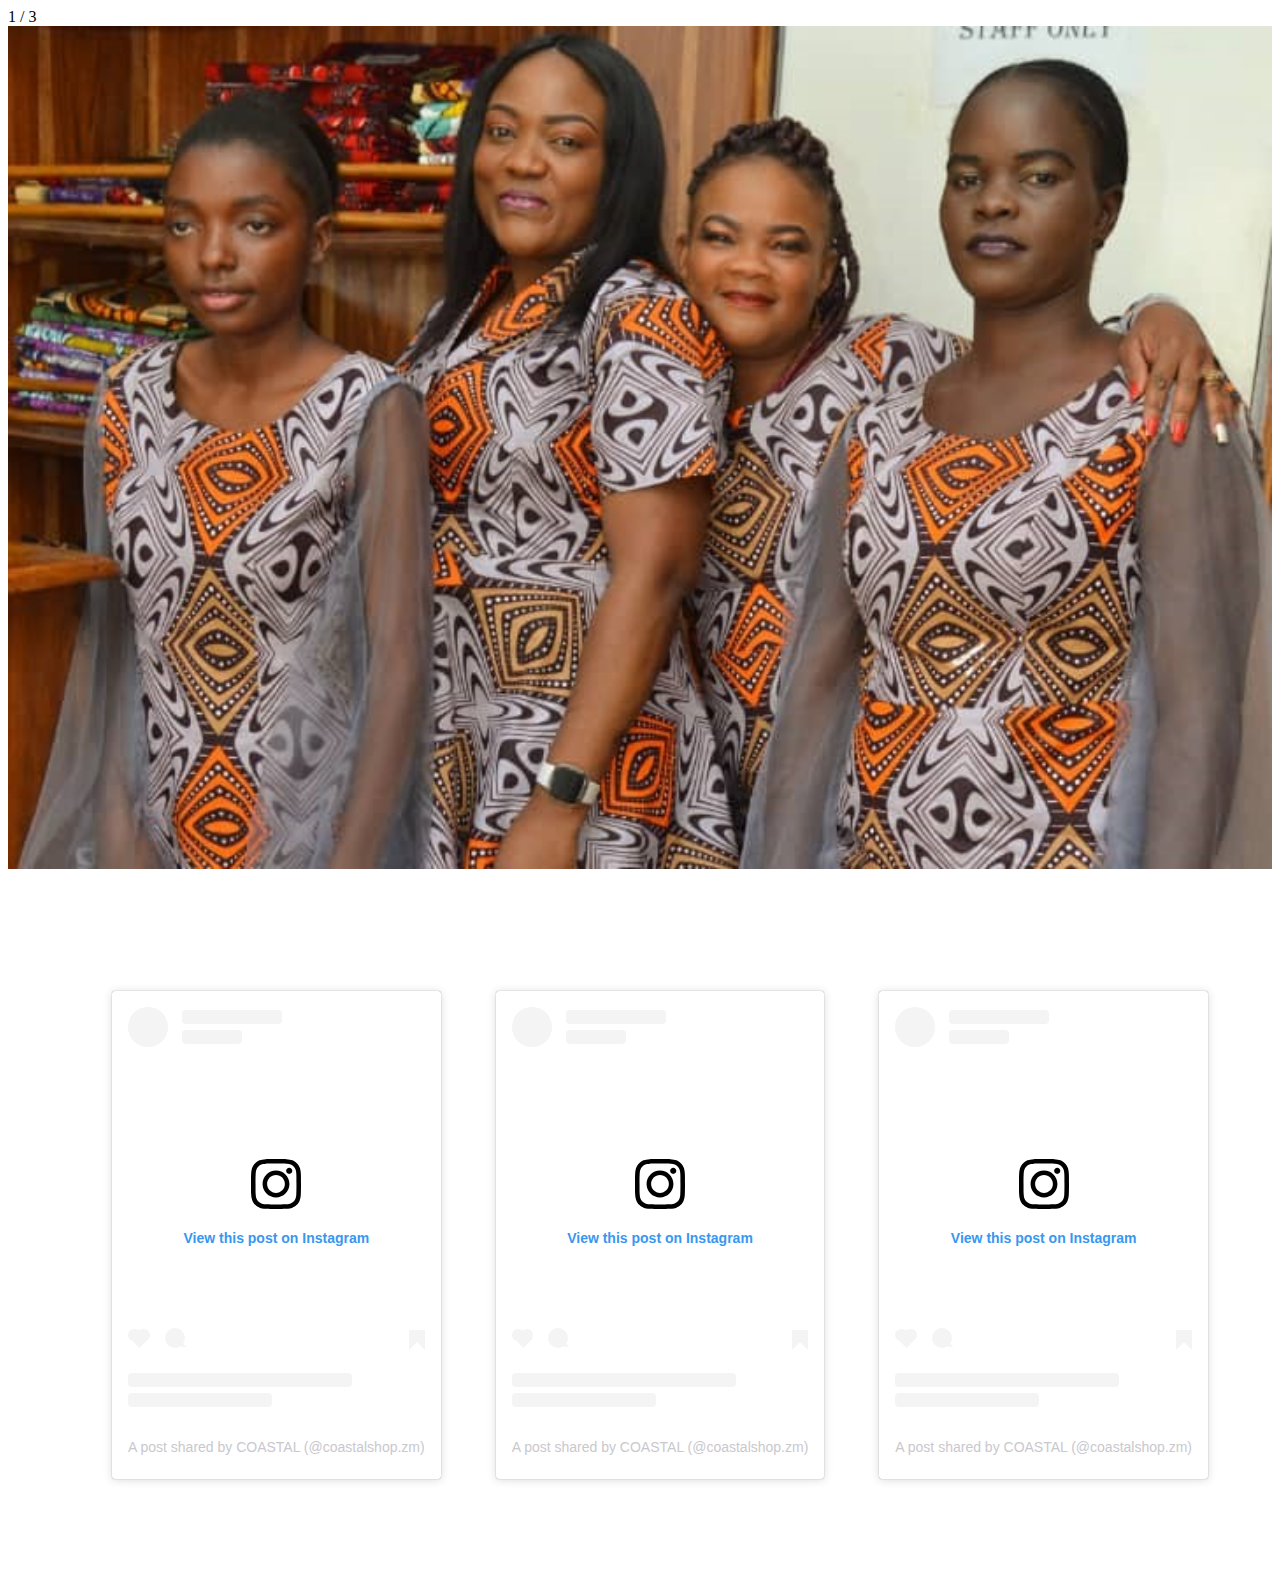
<file: slideshow.html>
<html>
    <div class="slideshow-container">

        <div class="mySlides fade">
          <div class="numbertext">1 / 3</div>
          <img src="csp2.jpeg" style="width:100%">
        
        </div>
        
        <div class="mySlides fade">
          <div class="numbertext">2 / 3</div>
          <img src="mac21.jpeg" style="width:100%">
        
        </div>
        
        <div class="mySlides fade">
          <div class="numbertext">3 / 3</div>
          <img src="shelfy.jpeg" style="width:100%">
          
        </div>
        
        </div>
        <br>

<div style="text-align:center">
<span class="dot"></span> 
<span class="dot"></span> 
<span class="dot"></span> 
</div>

<script>
    let slideIndex = 0;
showSlides();

function showSlides() {
  let i;
  let slides = document.getElementsByClassName("mySlides");
  let dots = document.getElementsByClassName("dot");
  for (i = 0; i < slides.length; i++) {
    slides[i].style.display = "none";  
  }
  slideIndex++;
  if (slideIndex > slides.length) {slideIndex = 1}    
  for (i = 0; i < dots.length; i++) {
    dots[i].className = dots[i].className.replace(" active", "");
  }
  slides[slideIndex-1].style.display = "block";  
  dots[slideIndex-1].className += " active";
  setTimeout(showSlides, 5000); // Change image every 2 seconds
}
</script>

<table style="position:relative; padding: 100px;">
  <tr>
    <td>
      <blockquote class="instagram-media" data-instgrm-captioned data-instgrm-permalink="https://www.instagram.com/p/CjkgyzCMzb8/?utm_source=ig_embed&amp;utm_campaign=loading" data-instgrm-version="14" style=" background:#FFF; border:0; border-radius:3px; box-shadow:0 0 1px 0 rgba(0,0,0,0.5),0 1px 10px 0 rgba(0,0,0,0.15); margin: 1px; max-width:540px; min-width:326px; padding:0; width:99.375%; width:-webkit-calc(100% - 2px); width:calc(100% - 2px);"><div style="padding:16px;"> <a href="https://www.instagram.com/p/CjkgyzCMzb8/?utm_source=ig_embed&amp;utm_campaign=loading" style=" background:#FFFFFF; line-height:0; padding:0 0; text-align:center; text-decoration:none; width:100%;" target="_blank"> <div style=" display: flex; flex-direction: row; align-items: center;"> <div style="background-color: #F4F4F4; border-radius: 50%; flex-grow: 0; height: 40px; margin-right: 14px; width: 40px;"></div> <div style="display: flex; flex-direction: column; flex-grow: 1; justify-content: center;"> <div style=" background-color: #F4F4F4; border-radius: 4px; flex-grow: 0; height: 14px; margin-bottom: 6px; width: 100px;"></div> <div style=" background-color: #F4F4F4; border-radius: 4px; flex-grow: 0; height: 14px; width: 60px;"></div></div></div><div style="padding: 19% 0;"></div> <div style="display:block; height:50px; margin:0 auto 12px; width:50px;"><svg width="50px" height="50px" viewBox="0 0 60 60" version="1.1" xmlns="https://www.w3.org/2000/svg" xmlns:xlink="https://www.w3.org/1999/xlink"><g stroke="none" stroke-width="1" fill="none" fill-rule="evenodd"><g transform="translate(-511.000000, -20.000000)" fill="#000000"><g><path d="M556.869,30.41 C554.814,30.41 553.148,32.076 553.148,34.131 C553.148,36.186 554.814,37.852 556.869,37.852 C558.924,37.852 560.59,36.186 560.59,34.131 C560.59,32.076 558.924,30.41 556.869,30.41 M541,60.657 C535.114,60.657 530.342,55.887 530.342,50 C530.342,44.114 535.114,39.342 541,39.342 C546.887,39.342 551.658,44.114 551.658,50 C551.658,55.887 546.887,60.657 541,60.657 M541,33.886 C532.1,33.886 524.886,41.1 524.886,50 C524.886,58.899 532.1,66.113 541,66.113 C549.9,66.113 557.115,58.899 557.115,50 C557.115,41.1 549.9,33.886 541,33.886 M565.378,62.101 C565.244,65.022 564.756,66.606 564.346,67.663 C563.803,69.06 563.154,70.057 562.106,71.106 C561.058,72.155 560.06,72.803 558.662,73.347 C557.607,73.757 556.021,74.244 553.102,74.378 C549.944,74.521 548.997,74.552 541,74.552 C533.003,74.552 532.056,74.521 528.898,74.378 C525.979,74.244 524.393,73.757 523.338,73.347 C521.94,72.803 520.942,72.155 519.894,71.106 C518.846,70.057 518.197,69.06 517.654,67.663 C517.244,66.606 516.755,65.022 516.623,62.101 C516.479,58.943 516.448,57.996 516.448,50 C516.448,42.003 516.479,41.056 516.623,37.899 C516.755,34.978 517.244,33.391 517.654,32.338 C518.197,30.938 518.846,29.942 519.894,28.894 C520.942,27.846 521.94,27.196 523.338,26.654 C524.393,26.244 525.979,25.756 528.898,25.623 C532.057,25.479 533.004,25.448 541,25.448 C548.997,25.448 549.943,25.479 553.102,25.623 C556.021,25.756 557.607,26.244 558.662,26.654 C560.06,27.196 561.058,27.846 562.106,28.894 C563.154,29.942 563.803,30.938 564.346,32.338 C564.756,33.391 565.244,34.978 565.378,37.899 C565.522,41.056 565.552,42.003 565.552,50 C565.552,57.996 565.522,58.943 565.378,62.101 M570.82,37.631 C570.674,34.438 570.167,32.258 569.425,30.349 C568.659,28.377 567.633,26.702 565.965,25.035 C564.297,23.368 562.623,22.342 560.652,21.575 C558.743,20.834 556.562,20.326 553.369,20.18 C550.169,20.033 549.148,20 541,20 C532.853,20 531.831,20.033 528.631,20.18 C525.438,20.326 523.257,20.834 521.349,21.575 C519.376,22.342 517.703,23.368 516.035,25.035 C514.368,26.702 513.342,28.377 512.574,30.349 C511.834,32.258 511.326,34.438 511.181,37.631 C511.035,40.831 511,41.851 511,50 C511,58.147 511.035,59.17 511.181,62.369 C511.326,65.562 511.834,67.743 512.574,69.651 C513.342,71.625 514.368,73.296 516.035,74.965 C517.703,76.634 519.376,77.658 521.349,78.425 C523.257,79.167 525.438,79.673 528.631,79.82 C531.831,79.965 532.853,80.001 541,80.001 C549.148,80.001 550.169,79.965 553.369,79.82 C556.562,79.673 558.743,79.167 560.652,78.425 C562.623,77.658 564.297,76.634 565.965,74.965 C567.633,73.296 568.659,71.625 569.425,69.651 C570.167,67.743 570.674,65.562 570.82,62.369 C570.966,59.17 571,58.147 571,50 C571,41.851 570.966,40.831 570.82,37.631"></path></g></g></g></svg></div><div style="padding-top: 8px;"> <div style=" color:#3897f0; font-family:Arial,sans-serif; font-size:14px; font-style:normal; font-weight:550; line-height:18px;">View this post on Instagram</div></div><div style="padding: 12.5% 0;"></div> <div style="display: flex; flex-direction: row; margin-bottom: 14px; align-items: center;"><div> <div style="background-color: #F4F4F4; border-radius: 50%; height: 12.5px; width: 12.5px; transform: translateX(0px) translateY(7px);"></div> <div style="background-color: #F4F4F4; height: 12.5px; transform: rotate(-45deg) translateX(3px) translateY(1px); width: 12.5px; flex-grow: 0; margin-right: 14px; margin-left: 2px;"></div> <div style="background-color: #F4F4F4; border-radius: 50%; height: 12.5px; width: 12.5px; transform: translateX(9px) translateY(-18px);"></div></div><div style="margin-left: 8px;"> <div style=" background-color: #F4F4F4; border-radius: 50%; flex-grow: 0; height: 20px; width: 20px;"></div> <div style=" width: 0; height: 0; border-top: 2px solid transparent; border-left: 6px solid #f4f4f4; border-bottom: 2px solid transparent; transform: translateX(16px) translateY(-4px) rotate(30deg)"></div></div><div style="margin-left: auto;"> <div style=" width: 0px; border-top: 8px solid #F4F4F4; border-right: 8px solid transparent; transform: translateY(16px);"></div> <div style=" background-color: #F4F4F4; flex-grow: 0; height: 12px; width: 16px; transform: translateY(-4px);"></div> <div style=" width: 0; height: 0; border-top: 8px solid #F4F4F4; border-left: 8px solid transparent; transform: translateY(-4px) translateX(8px);"></div></div></div> <div style="display: flex; flex-direction: column; flex-grow: 1; justify-content: center; margin-bottom: 24px;"> <div style=" background-color: #F4F4F4; border-radius: 4px; flex-grow: 0; height: 14px; margin-bottom: 6px; width: 224px;"></div> <div style=" background-color: #F4F4F4; border-radius: 4px; flex-grow: 0; height: 14px; width: 144px;"></div></div></a><p style=" color:#c9c8cd; font-family:Arial,sans-serif; font-size:14px; line-height:17px; margin-bottom:0; margin-top:8px; overflow:hidden; padding:8px 0 7px; text-align:center; text-overflow:ellipsis; white-space:nowrap;"><a href="https://www.instagram.com/p/CjkgyzCMzb8/?utm_source=ig_embed&amp;utm_campaign=loading" style=" color:#c9c8cd; font-family:Arial,sans-serif; font-size:14px; font-style:normal; font-weight:normal; line-height:17px; text-decoration:none;" target="_blank">A post shared by COASTAL (@coastalshop.zm)</a></p></div></blockquote> <script async src="//www.instagram.com/embed.js"></script>
    </td>
    <td style="padding-left: 50px;">
      <blockquote class="instagram-media" data-instgrm-captioned data-instgrm-permalink="https://www.instagram.com/p/CjkhITesJE-/?utm_source=ig_embed&amp;utm_campaign=loading" data-instgrm-version="14" style=" background:#FFF; border:0; border-radius:3px; box-shadow:0 0 1px 0 rgba(0,0,0,0.5),0 1px 10px 0 rgba(0,0,0,0.15); margin: 1px; max-width:540px; min-width:326px; padding:0; width:99.375%; width:-webkit-calc(100% - 2px); width:calc(100% - 2px);"><div style="padding:16px;"> <a href="https://www.instagram.com/p/CjkhITesJE-/?utm_source=ig_embed&amp;utm_campaign=loading" style=" background:#FFFFFF; line-height:0; padding:0 0; text-align:center; text-decoration:none; width:100%;" target="_blank"> <div style=" display: flex; flex-direction: row; align-items: center;"> <div style="background-color: #F4F4F4; border-radius: 50%; flex-grow: 0; height: 40px; margin-right: 14px; width: 40px;"></div> <div style="display: flex; flex-direction: column; flex-grow: 1; justify-content: center;"> <div style=" background-color: #F4F4F4; border-radius: 4px; flex-grow: 0; height: 14px; margin-bottom: 6px; width: 100px;"></div> <div style=" background-color: #F4F4F4; border-radius: 4px; flex-grow: 0; height: 14px; width: 60px;"></div></div></div><div style="padding: 19% 0;"></div> <div style="display:block; height:50px; margin:0 auto 12px; width:50px;"><svg width="50px" height="50px" viewBox="0 0 60 60" version="1.1" xmlns="https://www.w3.org/2000/svg" xmlns:xlink="https://www.w3.org/1999/xlink"><g stroke="none" stroke-width="1" fill="none" fill-rule="evenodd"><g transform="translate(-511.000000, -20.000000)" fill="#000000"><g><path d="M556.869,30.41 C554.814,30.41 553.148,32.076 553.148,34.131 C553.148,36.186 554.814,37.852 556.869,37.852 C558.924,37.852 560.59,36.186 560.59,34.131 C560.59,32.076 558.924,30.41 556.869,30.41 M541,60.657 C535.114,60.657 530.342,55.887 530.342,50 C530.342,44.114 535.114,39.342 541,39.342 C546.887,39.342 551.658,44.114 551.658,50 C551.658,55.887 546.887,60.657 541,60.657 M541,33.886 C532.1,33.886 524.886,41.1 524.886,50 C524.886,58.899 532.1,66.113 541,66.113 C549.9,66.113 557.115,58.899 557.115,50 C557.115,41.1 549.9,33.886 541,33.886 M565.378,62.101 C565.244,65.022 564.756,66.606 564.346,67.663 C563.803,69.06 563.154,70.057 562.106,71.106 C561.058,72.155 560.06,72.803 558.662,73.347 C557.607,73.757 556.021,74.244 553.102,74.378 C549.944,74.521 548.997,74.552 541,74.552 C533.003,74.552 532.056,74.521 528.898,74.378 C525.979,74.244 524.393,73.757 523.338,73.347 C521.94,72.803 520.942,72.155 519.894,71.106 C518.846,70.057 518.197,69.06 517.654,67.663 C517.244,66.606 516.755,65.022 516.623,62.101 C516.479,58.943 516.448,57.996 516.448,50 C516.448,42.003 516.479,41.056 516.623,37.899 C516.755,34.978 517.244,33.391 517.654,32.338 C518.197,30.938 518.846,29.942 519.894,28.894 C520.942,27.846 521.94,27.196 523.338,26.654 C524.393,26.244 525.979,25.756 528.898,25.623 C532.057,25.479 533.004,25.448 541,25.448 C548.997,25.448 549.943,25.479 553.102,25.623 C556.021,25.756 557.607,26.244 558.662,26.654 C560.06,27.196 561.058,27.846 562.106,28.894 C563.154,29.942 563.803,30.938 564.346,32.338 C564.756,33.391 565.244,34.978 565.378,37.899 C565.522,41.056 565.552,42.003 565.552,50 C565.552,57.996 565.522,58.943 565.378,62.101 M570.82,37.631 C570.674,34.438 570.167,32.258 569.425,30.349 C568.659,28.377 567.633,26.702 565.965,25.035 C564.297,23.368 562.623,22.342 560.652,21.575 C558.743,20.834 556.562,20.326 553.369,20.18 C550.169,20.033 549.148,20 541,20 C532.853,20 531.831,20.033 528.631,20.18 C525.438,20.326 523.257,20.834 521.349,21.575 C519.376,22.342 517.703,23.368 516.035,25.035 C514.368,26.702 513.342,28.377 512.574,30.349 C511.834,32.258 511.326,34.438 511.181,37.631 C511.035,40.831 511,41.851 511,50 C511,58.147 511.035,59.17 511.181,62.369 C511.326,65.562 511.834,67.743 512.574,69.651 C513.342,71.625 514.368,73.296 516.035,74.965 C517.703,76.634 519.376,77.658 521.349,78.425 C523.257,79.167 525.438,79.673 528.631,79.82 C531.831,79.965 532.853,80.001 541,80.001 C549.148,80.001 550.169,79.965 553.369,79.82 C556.562,79.673 558.743,79.167 560.652,78.425 C562.623,77.658 564.297,76.634 565.965,74.965 C567.633,73.296 568.659,71.625 569.425,69.651 C570.167,67.743 570.674,65.562 570.82,62.369 C570.966,59.17 571,58.147 571,50 C571,41.851 570.966,40.831 570.82,37.631"></path></g></g></g></svg></div><div style="padding-top: 8px;"> <div style=" color:#3897f0; font-family:Arial,sans-serif; font-size:14px; font-style:normal; font-weight:550; line-height:18px;">View this post on Instagram</div></div><div style="padding: 12.5% 0;"></div> <div style="display: flex; flex-direction: row; margin-bottom: 14px; align-items: center;"><div> <div style="background-color: #F4F4F4; border-radius: 50%; height: 12.5px; width: 12.5px; transform: translateX(0px) translateY(7px);"></div> <div style="background-color: #F4F4F4; height: 12.5px; transform: rotate(-45deg) translateX(3px) translateY(1px); width: 12.5px; flex-grow: 0; margin-right: 14px; margin-left: 2px;"></div> <div style="background-color: #F4F4F4; border-radius: 50%; height: 12.5px; width: 12.5px; transform: translateX(9px) translateY(-18px);"></div></div><div style="margin-left: 8px;"> <div style=" background-color: #F4F4F4; border-radius: 50%; flex-grow: 0; height: 20px; width: 20px;"></div> <div style=" width: 0; height: 0; border-top: 2px solid transparent; border-left: 6px solid #f4f4f4; border-bottom: 2px solid transparent; transform: translateX(16px) translateY(-4px) rotate(30deg)"></div></div><div style="margin-left: auto;"> <div style=" width: 0px; border-top: 8px solid #F4F4F4; border-right: 8px solid transparent; transform: translateY(16px);"></div> <div style=" background-color: #F4F4F4; flex-grow: 0; height: 12px; width: 16px; transform: translateY(-4px);"></div> <div style=" width: 0; height: 0; border-top: 8px solid #F4F4F4; border-left: 8px solid transparent; transform: translateY(-4px) translateX(8px);"></div></div></div> <div style="display: flex; flex-direction: column; flex-grow: 1; justify-content: center; margin-bottom: 24px;"> <div style=" background-color: #F4F4F4; border-radius: 4px; flex-grow: 0; height: 14px; margin-bottom: 6px; width: 224px;"></div> <div style=" background-color: #F4F4F4; border-radius: 4px; flex-grow: 0; height: 14px; width: 144px;"></div></div></a><p style=" color:#c9c8cd; font-family:Arial,sans-serif; font-size:14px; line-height:17px; margin-bottom:0; margin-top:8px; overflow:hidden; padding:8px 0 7px; text-align:center; text-overflow:ellipsis; white-space:nowrap;"><a href="https://www.instagram.com/p/CjkhITesJE-/?utm_source=ig_embed&amp;utm_campaign=loading" style=" color:#c9c8cd; font-family:Arial,sans-serif; font-size:14px; font-style:normal; font-weight:normal; line-height:17px; text-decoration:none;" target="_blank">A post shared by COASTAL (@coastalshop.zm)</a></p></div></blockquote> <script async src="//www.instagram.com/embed.js"></script>
    </td>
    <td style="padding-left: 50px;">
      <blockquote class="instagram-media" data-instgrm-captioned data-instgrm-permalink="https://www.instagram.com/p/CjkhITesJE-/?utm_source=ig_embed&amp;utm_campaign=loading" data-instgrm-version="14" style=" background:#FFF; border:0; border-radius:3px; box-shadow:0 0 1px 0 rgba(0,0,0,0.5),0 1px 10px 0 rgba(0,0,0,0.15); margin: 1px; max-width:540px; min-width:326px; padding:0; width:99.375%; width:-webkit-calc(100% - 2px); width:calc(100% - 2px);"><div style="padding:16px;"> <a href="https://www.instagram.com/p/CjkhITesJE-/?utm_source=ig_embed&amp;utm_campaign=loading" style=" background:#FFFFFF; line-height:0; padding:0 0; text-align:center; text-decoration:none; width:100%;" target="_blank"> <div style=" display: flex; flex-direction: row; align-items: center;"> <div style="background-color: #F4F4F4; border-radius: 50%; flex-grow: 0; height: 40px; margin-right: 14px; width: 40px;"></div> <div style="display: flex; flex-direction: column; flex-grow: 1; justify-content: center;"> <div style=" background-color: #F4F4F4; border-radius: 4px; flex-grow: 0; height: 14px; margin-bottom: 6px; width: 100px;"></div> <div style=" background-color: #F4F4F4; border-radius: 4px; flex-grow: 0; height: 14px; width: 60px;"></div></div></div><div style="padding: 19% 0;"></div> <div style="display:block; height:50px; margin:0 auto 12px; width:50px;"><svg width="50px" height="50px" viewBox="0 0 60 60" version="1.1" xmlns="https://www.w3.org/2000/svg" xmlns:xlink="https://www.w3.org/1999/xlink"><g stroke="none" stroke-width="1" fill="none" fill-rule="evenodd"><g transform="translate(-511.000000, -20.000000)" fill="#000000"><g><path d="M556.869,30.41 C554.814,30.41 553.148,32.076 553.148,34.131 C553.148,36.186 554.814,37.852 556.869,37.852 C558.924,37.852 560.59,36.186 560.59,34.131 C560.59,32.076 558.924,30.41 556.869,30.41 M541,60.657 C535.114,60.657 530.342,55.887 530.342,50 C530.342,44.114 535.114,39.342 541,39.342 C546.887,39.342 551.658,44.114 551.658,50 C551.658,55.887 546.887,60.657 541,60.657 M541,33.886 C532.1,33.886 524.886,41.1 524.886,50 C524.886,58.899 532.1,66.113 541,66.113 C549.9,66.113 557.115,58.899 557.115,50 C557.115,41.1 549.9,33.886 541,33.886 M565.378,62.101 C565.244,65.022 564.756,66.606 564.346,67.663 C563.803,69.06 563.154,70.057 562.106,71.106 C561.058,72.155 560.06,72.803 558.662,73.347 C557.607,73.757 556.021,74.244 553.102,74.378 C549.944,74.521 548.997,74.552 541,74.552 C533.003,74.552 532.056,74.521 528.898,74.378 C525.979,74.244 524.393,73.757 523.338,73.347 C521.94,72.803 520.942,72.155 519.894,71.106 C518.846,70.057 518.197,69.06 517.654,67.663 C517.244,66.606 516.755,65.022 516.623,62.101 C516.479,58.943 516.448,57.996 516.448,50 C516.448,42.003 516.479,41.056 516.623,37.899 C516.755,34.978 517.244,33.391 517.654,32.338 C518.197,30.938 518.846,29.942 519.894,28.894 C520.942,27.846 521.94,27.196 523.338,26.654 C524.393,26.244 525.979,25.756 528.898,25.623 C532.057,25.479 533.004,25.448 541,25.448 C548.997,25.448 549.943,25.479 553.102,25.623 C556.021,25.756 557.607,26.244 558.662,26.654 C560.06,27.196 561.058,27.846 562.106,28.894 C563.154,29.942 563.803,30.938 564.346,32.338 C564.756,33.391 565.244,34.978 565.378,37.899 C565.522,41.056 565.552,42.003 565.552,50 C565.552,57.996 565.522,58.943 565.378,62.101 M570.82,37.631 C570.674,34.438 570.167,32.258 569.425,30.349 C568.659,28.377 567.633,26.702 565.965,25.035 C564.297,23.368 562.623,22.342 560.652,21.575 C558.743,20.834 556.562,20.326 553.369,20.18 C550.169,20.033 549.148,20 541,20 C532.853,20 531.831,20.033 528.631,20.18 C525.438,20.326 523.257,20.834 521.349,21.575 C519.376,22.342 517.703,23.368 516.035,25.035 C514.368,26.702 513.342,28.377 512.574,30.349 C511.834,32.258 511.326,34.438 511.181,37.631 C511.035,40.831 511,41.851 511,50 C511,58.147 511.035,59.17 511.181,62.369 C511.326,65.562 511.834,67.743 512.574,69.651 C513.342,71.625 514.368,73.296 516.035,74.965 C517.703,76.634 519.376,77.658 521.349,78.425 C523.257,79.167 525.438,79.673 528.631,79.82 C531.831,79.965 532.853,80.001 541,80.001 C549.148,80.001 550.169,79.965 553.369,79.82 C556.562,79.673 558.743,79.167 560.652,78.425 C562.623,77.658 564.297,76.634 565.965,74.965 C567.633,73.296 568.659,71.625 569.425,69.651 C570.167,67.743 570.674,65.562 570.82,62.369 C570.966,59.17 571,58.147 571,50 C571,41.851 570.966,40.831 570.82,37.631"></path></g></g></g></svg></div><div style="padding-top: 8px;"> <div style=" color:#3897f0; font-family:Arial,sans-serif; font-size:14px; font-style:normal; font-weight:550; line-height:18px;">View this post on Instagram</div></div><div style="padding: 12.5% 0;"></div> <div style="display: flex; flex-direction: row; margin-bottom: 14px; align-items: center;"><div> <div style="background-color: #F4F4F4; border-radius: 50%; height: 12.5px; width: 12.5px; transform: translateX(0px) translateY(7px);"></div> <div style="background-color: #F4F4F4; height: 12.5px; transform: rotate(-45deg) translateX(3px) translateY(1px); width: 12.5px; flex-grow: 0; margin-right: 14px; margin-left: 2px;"></div> <div style="background-color: #F4F4F4; border-radius: 50%; height: 12.5px; width: 12.5px; transform: translateX(9px) translateY(-18px);"></div></div><div style="margin-left: 8px;"> <div style=" background-color: #F4F4F4; border-radius: 50%; flex-grow: 0; height: 20px; width: 20px;"></div> <div style=" width: 0; height: 0; border-top: 2px solid transparent; border-left: 6px solid #f4f4f4; border-bottom: 2px solid transparent; transform: translateX(16px) translateY(-4px) rotate(30deg)"></div></div><div style="margin-left: auto;"> <div style=" width: 0px; border-top: 8px solid #F4F4F4; border-right: 8px solid transparent; transform: translateY(16px);"></div> <div style=" background-color: #F4F4F4; flex-grow: 0; height: 12px; width: 16px; transform: translateY(-4px);"></div> <div style=" width: 0; height: 0; border-top: 8px solid #F4F4F4; border-left: 8px solid transparent; transform: translateY(-4px) translateX(8px);"></div></div></div> <div style="display: flex; flex-direction: column; flex-grow: 1; justify-content: center; margin-bottom: 24px;"> <div style=" background-color: #F4F4F4; border-radius: 4px; flex-grow: 0; height: 14px; margin-bottom: 6px; width: 224px;"></div> <div style=" background-color: #F4F4F4; border-radius: 4px; flex-grow: 0; height: 14px; width: 144px;"></div></div></a><p style=" color:#c9c8cd; font-family:Arial,sans-serif; font-size:14px; line-height:17px; margin-bottom:0; margin-top:8px; overflow:hidden; padding:8px 0 7px; text-align:center; text-overflow:ellipsis; white-space:nowrap;"><a href="https://www.instagram.com/p/CjkhITesJE-/?utm_source=ig_embed&amp;utm_campaign=loading" style=" color:#c9c8cd; font-family:Arial,sans-serif; font-size:14px; font-style:normal; font-weight:normal; line-height:17px; text-decoration:none;" target="_blank">A post shared by COASTAL (@coastalshop.zm)</a></p></div></blockquote> <script async src="//www.instagram.com/embed.js"></script>
    </td>
  </tr>
</table>


</html>
</file>
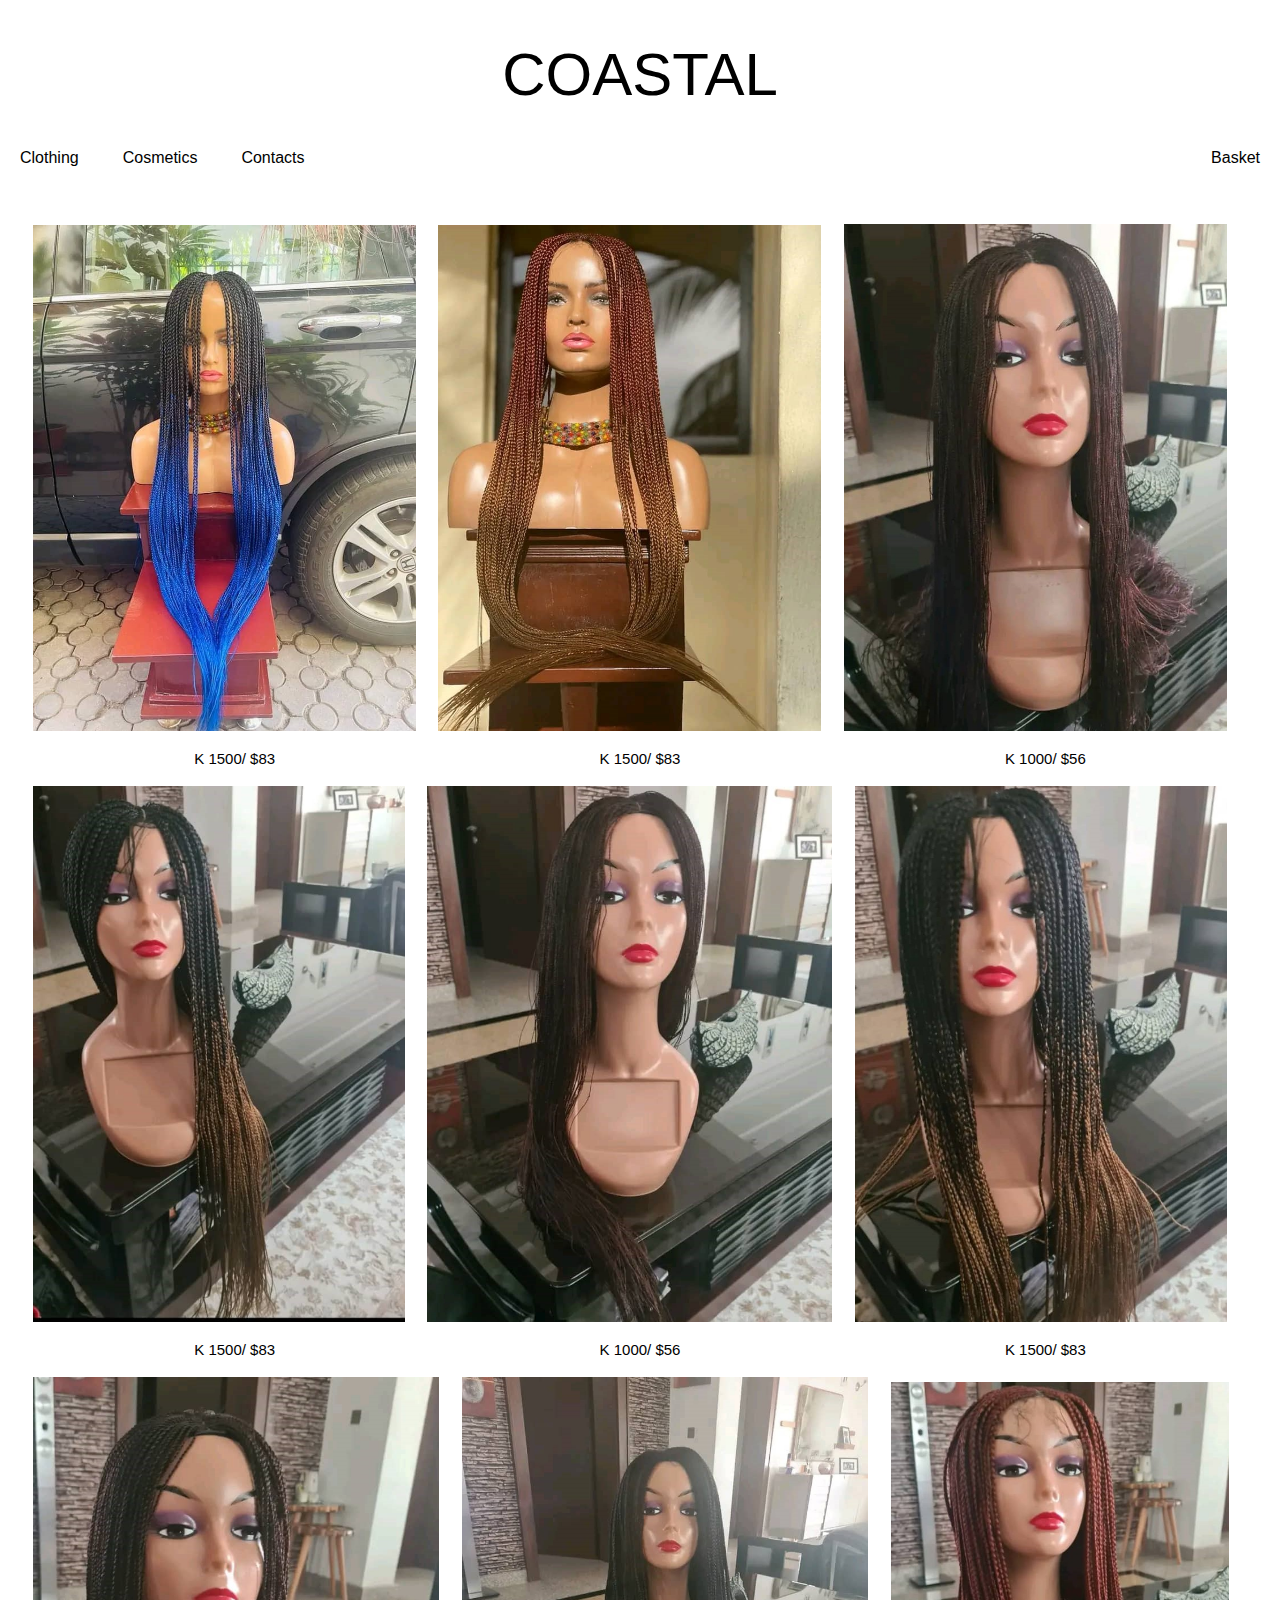
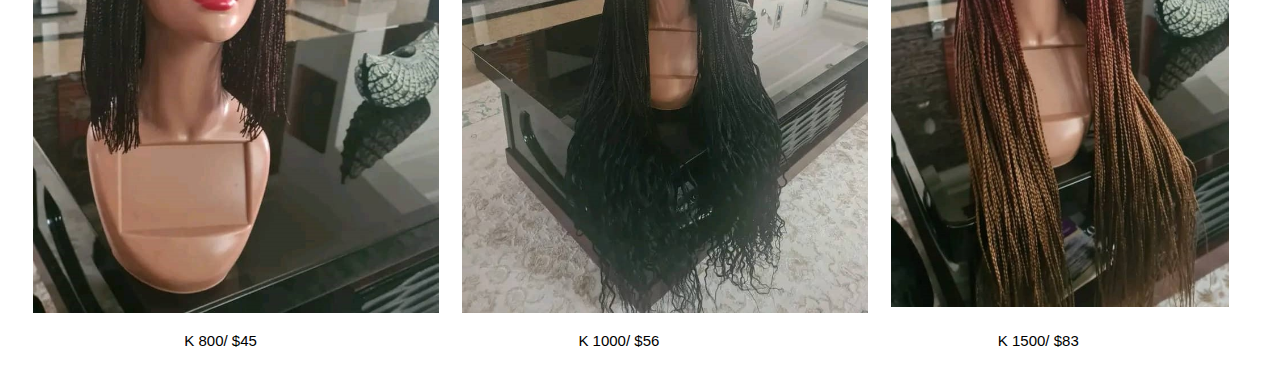
<file: wigs.html>
<!DOCTYPE html>
<meta name="viewport" content="width=device-width, initial-scale=1.0">
<link rel ="stylesheet" href="csizzly.css">
    <head>
        <title>COASTAL</title>
        <link rel="icon" type="image/x-icon" href="cpp.png">
        <style>
          td img:hover{
           opacity : 0.5;
         }
       </style>
    </head>

    <body>
         <!--zer head-->
        
         <div class="header">
            <h1><a href="coast2.html">COASTAL</a></h1>
        </div>

        <!--zer navigation-->
        <div class="topnav">
            <div class="dropdown">
                <span>Clothing</span>
                <div class="dropdown-content">
                    <a href="women.html">Women's</a>
                    <a href="men.html">Men's</a>
                    <a href="#">Kids</a>
                </div>
            </div>

            <div class="dropdown">
                <span>Cosmetics</span>
                <div class="dropdown-content">
                    <a href="skin.html">Skin Care</a>
                    <a href="materials.html">Materials</a>
                    <a href="wigs.html">Wigs</a>
                </div>
            </div>
            <div class="dropdown">
              <span>Contacts</span>
              <div class="dropdown-content">
                  <a href="https://www.instagram.com/coastalshop.zm/">Instagram</a>
                  <a href="#">Facebook</a>
                  <a href="#">Whatsapp</a>
                  <a href="#">E-mail</a>
              </div>
          </div>
            <a href="help.html" style="float:right">Basket</a>
          </div>

        </br>

          <style>
            .image {
                opacity: 1;
                display: block;
                width: 100%;
                height: auto;
                transition: .5s ease;
                backface-visibility: hidden;
                }

            .middle {
            transition: .5s ease;
            opacity: 0;
            position: absolute;
            top: 50%;
            left: 50%;
            transform: translate(-50%, -50%);
            -ms-transform: translate(-50%, -50%)
            }

            .polaroid:hover .image {
            opacity: 0.3;
            }

            .polaroid:hover .middle {
            opacity: 1;
            }
        </style>

        <br><br>
        
        <table class="center" style="width: 95%; border-collapse: collapse;">
          <tr></tr>  
            <th></th>
            <th></th>
            <th></th>
            </tr>

            <tr>

            <td style="position: center;"> 
            
              <a href="#">
              <img src="wig1.jpeg" alt="style 1" style="width:95%">
            </a>
          
            </td>
            
              <td>
              
              <a href="#">
              <img src="wig2.jpeg" alt="style 1" style="width:95%">
              </a>
              
            </td>
  
            <td style="position: center;"> 
            
              <a href="#">
              <img src="wig3.jpeg" alt="style 1" style="width:95%">
            </a>
              
            </td>

          </tr>

        </table>

        <table class="center" style="width: 95%; border-collapse: collapse;">
          <tr></tr>  
            <th></th>
            <th></th>
            <th></th>
            </tr>

            <tr>

            <td style="position: center;"> 
            
              <a href="#">
                <p style="text-align: center;">K 1500/ $83</p>
            </a>
          
            </td>
            
              <td>
              
              <a href="#">
                <p style="text-align: center;">K 1500/ $83</p>
              </a>
              
            </td>
  
            <td style="position: center;"> 
            
              <a href="#">
              <p style="text-align: center;">K 1000/ $56</p>
            </a>
              
            </td>

          </tr>

        </table>    

        <table class="center" style="width: 95%; border-collapse: collapse;">
          <tr></tr>  
            <th></th>
            <th></th>
            <th></th>
            </tr>

            <tr>

            <td style="position: center;"> 
            
              <a href="#">
              <img src="wig7.jpeg" alt="style 1" style="width:95%">
            </a>
          
            </td>
            
              <td>
              
              <a href="#">
              <img src="wig8.jpeg" alt="style 1" style="width:95%">
              </a>
              
            </td>
  
            <td style="position: center;"> 
            
              <a href="#">
              <img src="wig9.jpeg" alt="style 1" style="width:95%">
            </a>
              
            </td>

          </tr>

        </table>

        <table class="center" style="width: 95%; border-collapse: collapse;">
          <tr></tr>  
            <th></th>
            <th></th>
            <th></th>
            </tr>

            <tr>

            <td style="position: center;"> 
            
              <a href="#">
                <p style="text-align: center;">K 1500/ $83</p>
            </a>
          
            </td>
            
              <td>
              
              <a href="#">
                <p style="text-align: center;">K 1000/ $56</p>
              </a>
              
            </td>
  
            <td style="position: center;"> 
            
              <a href="#">
              <p style="text-align: center;">K 1500/ $83</p>
            </a>
              
            </td>

          </tr>

        </table>

        <table class="center" style="width: 95%; border-collapse: collapse;">
          <tr></tr>  
            <th></th>
            <th></th>
            <th></th>
            </tr>

            <tr>

            <td style="position: center;"> 
            
              <a href="#">
              <img src="wig10.jpeg" alt="style 1" style="width:95%">
            </a>
          
            </td>
            
              <td>
              
              <a href="#">
              <img src="wig11.jpeg" alt="style 1" style="width:95%">
              </a>
              
            </td>
  
            <td style="position: center;"> 
            
              <a href="#">
              <img src="wig5.jpeg" alt="style 1" style="width:95%">
            </a>
              
            </td>

          </tr>

        </table>

        <table class="center" style="width: 95%; border-collapse: collapse;">
          <tr></tr>  
            <th></th>
            <th></th>
            <th></th>
            </tr>

            <tr>

            <td style="position: center;"> 
            
              <a href="#">
                <p style="text-align: center;">K 800/ $45</p>
            </a>
          
            </td>
            
              <td>
              
              <a href="#">
                <p style="text-align: center;">K 1000/ $56</p>
              </a>
              
            </td>
  
            <td style="position: center;"> 
            
              <a href="#">
              <p style="text-align: center;">K 1500/ $83</p>
            </a>
              
            </td>

          </tr>

        </table>


        
    </body>
</html>
</file>
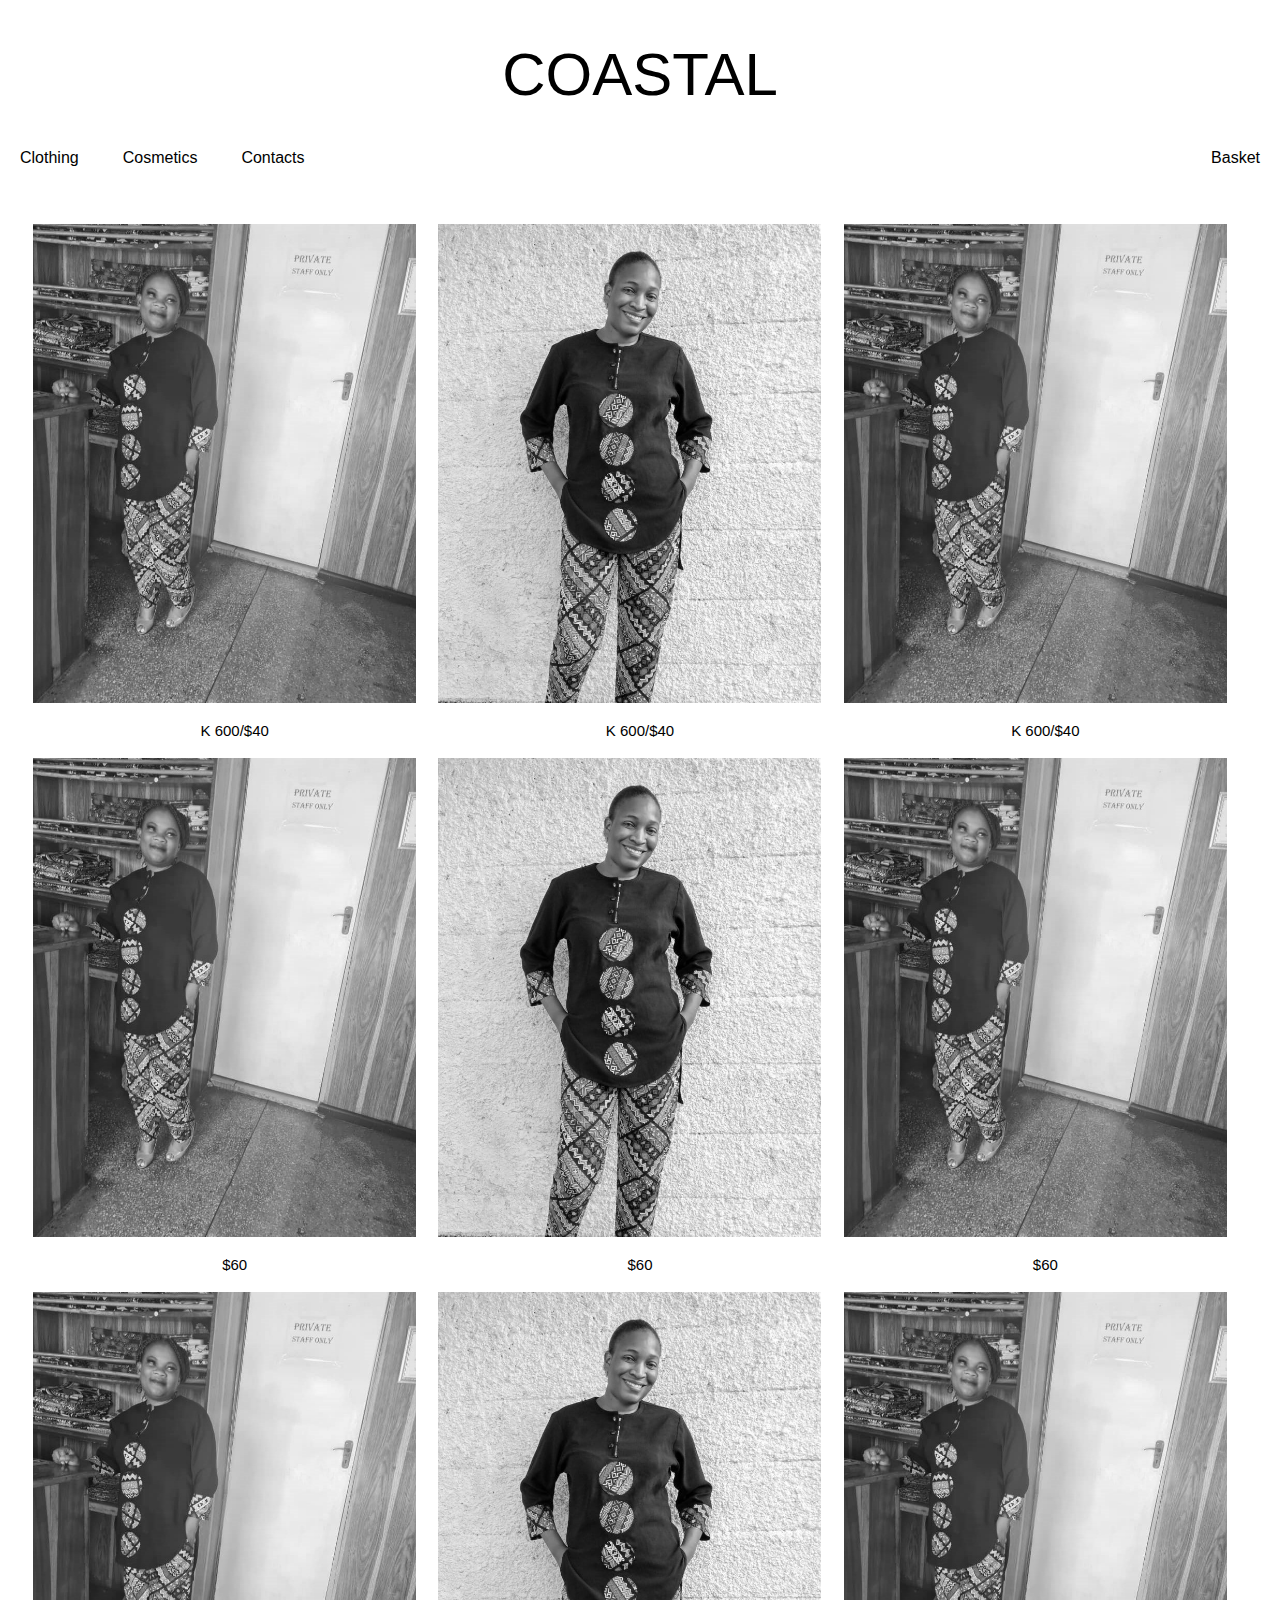
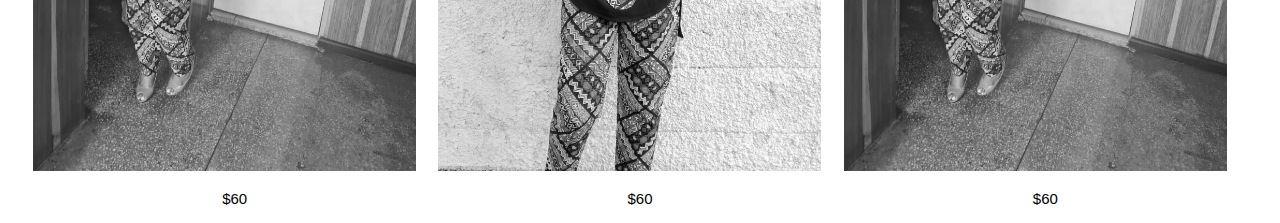
<file: women.html>
<!DOCTYPE html>
<meta name="viewport" content="width=device-width, initial-scale=1.0">
<link rel ="stylesheet" href="csizzly.css">
    <head>
        <title>COASTAL</title>
        <link rel="icon" type="image/x-icon" href="cpp.png">
        <script src="store.js" async></script>
        <style>
           td img:hover{
            opacity : 0.5;
          }
        </style>
    </head>

    <body>
         <!--zer head-->
        
         <div class="header">
            <h1><a href="coast2.html">COASTAL</a></h1>
        </div>

        <!--zer navigation-->
        <div class="topnav">
            <div class="dropdown">
                <span>Clothing</span>
                <div class="dropdown-content">
                    <a href="women.html">Women's</a>
                    <a href="men.html">Men's</a>
                    <a href="#">Kids</a>
                </div>
            </div>
            <div class="dropdown">
                <span>Cosmetics</span>
                <div class="dropdown-content">
                    <a href="skin.html">Skin Care</a>
                    <a href="materials.html">Materials</a>
                    <a href="wigs.html">Wigs</a>
                </div>
            </div>
            <div class="dropdown">
              <span>Contacts</span>
              <div class="dropdown-content">
                  <a href="https://www.instagram.com/coastalshop.zm/">Instagram</a>
                  <a href="#">Facebook</a>
                  <a href="#">Whatsapp</a>
                  <a href="#">E-mail</a>
              </div>
          </div>
            <a href="help.html" style="float:right">Basket</a>
          </div>

        </br>

          <style>
            .image {
                opacity: 1;
                display: block;
                width: 100%;
                height: auto;
                transition: .5s ease;
                backface-visibility: hidden;
                }

            .middle {
            transition: .5s ease;
            opacity: 0;
            position: absolute;
            top: 50%;
            left: 50%;
            transform: translate(-50%, -50%);
            -ms-transform: translate(-50%, -50%)
            }

            .polaroid:hover .image {
            opacity: 0.3;
            }

            .polaroid:hover .middle {
            opacity: 1;
            }
        </style>

        <br><br>
        
        <table class="center" style="width: 95%; border-collapse: collapse;">
          <tr></tr>  
            <th></th>
            <th></th>
            <th></th>
            </tr>

            <tr>

            <td style="position: center;"> 
            
              <a href="#">
              <img src="ac3p.jpeg" alt="style 1" style="width:95%">
            </a>
          
            </td>
            
              <td>
              
              <a href="#">
              <img src="anp.jpeg" alt="style 1" style="width:95%">
              </a>
              
            </td>
  
            <td style="position: center;"> 
            
              <a href="#">
              <img src="ac3p.jpeg" alt="style 1" style="width:95%">
            </a>
              
            </td>

          </tr>

        </table>

        <table class="center" style="width: 95%; border-collapse: collapse;">
          <tr></tr>  
            <th></th>
            <th></th>
            <th></th>
            </tr>

            <tr>

            <td style="position: center;"> 
            
              <a href="#">
                <p style="text-align: center;">K 600/$40</p>
            </a>
          
            </td>
            
              <td>
              
              <a href="#">
                <p style="text-align: center;">K 600/$40</p>
              </a>
              
            </td>
  
            <td style="position: center;"> 
            
              <a href="#">
              <p style="text-align: center;">K 600/$40</p>
            </a>
              
            </td>

          </tr>

        </table>
        
        <table class="center" style="width: 95%; border-collapse: collapse;">
          <tr></tr>  
            <th></th>
            <th></th>
            <th></th>
            </tr>

            <tr>

            <td style="position: center;"> 
            
              <a href="#">
              <img src="ac3p.jpeg" alt="style 1" style="width:95%">
            </a>
          
            </td>
            
              <td>
              
              <a href="#">
              <img src="anp.jpeg" alt="style 1" style="width:95%">
              </a>
              
            </td>
  
            <td style="position: center;"> 
            
              <a href="#">
              <img src="ac3p.jpeg" alt="style 1" style="width:95%">
            </a>
              
            </td>

          </tr>

        </table>

        <table class="center" style="width: 95%; border-collapse: collapse;">
          <tr></tr>  
            <th></th>
            <th></th>
            <th></th>
            </tr>

            <tr>

            <td style="position: center;"> 
            
              <a href="#">
                <p style="text-align: center;">$60</p>
            </a>
          
            </td>
            
              <td>
              
              <a href="#">
                <p style="text-align: center;">$60</p>
              </a>
              
            </td>
  
            <td style="position: center;"> 
            
              <a href="#">
              <p style="text-align: center;">$60</p>
            </a>
              
            </td>

          </tr>

        </table>

        <table class="center" style="width: 95%; border-collapse: collapse;">
          <tr></tr>  
            <th></th>
            <th></th>
            <th></th>
            </tr>

            <tr>

            <td style="position: center;"> 
            
              <a href="#">
              <img src="ac3p.jpeg" alt="style 1" style="width:95%">
            </a>
          
            </td>
            
              <td>
              
              <a href="#">
              <img src="anp.jpeg" alt="style 1" style="width:95%">
              </a>
              
            </td>
  
            <td style="position: center;"> 
            
              <a href="#">
              <img src="ac3p.jpeg" alt="style 1" style="width:95%">
            </a>
              
            </td>

          </tr>

        </table>

        <table class="center" style="width: 95%; border-collapse: collapse;">
          <tr></tr>  
            <th></th>
            <th></th>
            <th></th>
            </tr>

            <tr>

            <td style="position: center;"> 
            
              <a href="#">
                <p style="text-align: center;">$60</p>
            </a>
          
            </td>
            
              <td>
              
              <a href="#">
                <p style="text-align: center;">$60</p>
              </a>
              
            </td>
  
            <td style="position: center;"> 
            
              <a href="#">
              <p style="text-align: center;">$60</p>
            </a>
              
            </td>

          </tr>

        </table>

        
    </body>
</html>
</file>
<file: csizzly.css>
body{
    margin: 0px;
}

.header{
    margin-top: 5px;
    margin-bottom: 0px;
    text-align: center;
    background-color: inherit;
}

.header a{
  text-decoration: none;
  color: #000000;
}

h1{
    font-family: Verdana, Geneva, Tahoma, sans-serif;
    font-size: 60px;
    font-weight: lighter;
}

h1 a{
  text-decoration: none;
  color: #000000;
}

h2{
    font-family: Verdana, Geneva, Tahoma, sans-serif;
    font-size: 20px;
    font-weight: bold;
    text-align: center;
}

p{
  font-family: Verdana, Geneva, Tahoma, sans-serif;
    font-size: 15px;
}

.topnav{
    overflow: visible;
    background-color: inherit;
}

.topnav a{
    float: left;
    display: block;
    text-align: center;
    text-decoration: none;
    padding-left: 20px;
    padding-right: 20px;
    color: black;
    font-family: Verdana, Geneva, Tahoma, sans-serif;
    font-weight:lighter;
}

.topnav a:hover{
    background-color: rgb(0, 0, 0);
    color: #ffffff;
}

.dropdown {
    position: relative;
    display: inline-block;
    padding-left: 20px;
    padding-right: 20px;
    font-family: Verdana, Geneva, Tahoma, sans-serif;
    font-weight: lighter;
  }
  
  .dropdown-content {
    display: none;
    position: absolute;
    background-color: #ffffff;
    min-width: 160px;
    box-shadow: 0px 8px 16px 0px rgba(0,0,0,0.2);
    padding: 10px 10px;
    z-index: 1;
    text-align: center;
    font-family: Verdana, Geneva, Tahoma, sans-serif;
  }
  
  .dropdown:hover .dropdown-content {
    display: block;
    color: black;
  }
  
  .dropdown:hover{
    background-color: black;
    color: white;
}

.container{
    position: relative;
  width: 100%;
  padding: 0%;
  margin: 0%;
 }

 .container .btn {
    position: absolute;
    top: 95%;
    left: 10%;
    transform: translate(-50%, -50%);
    -ms-transform: translate(-50%, -50%);
    background-color: #ffffff;
    color: black;
    font-size: 16px;
    padding: 16px 30px;
    border: none;
    cursor: pointer;
    text-align: center;
    width: 250px;
    height: 80px;
  }
  
  .container .btn:hover {
    background-color: black;
    color: white;
  }

  .footer{
    column-count: 3;
    text-decoration: none;
    font-family: Verdana, Geneva, Tahoma, sans-serif;
    height: 150px;
  }

  .column {
    float: left;
    width: 33%;
    padding: 5px;
    font-size: 10px;
  }
  
  .row:after {
    display: table;
    clear: both;
    content: "";
  }
  
  @media screen and (max-width:600px) {
    .column {
      width: 100%;
    }
  }

/*fade over image stuff*/

  .overlay {
    position: absolute;
    top: 0;
    bottom: 0;
    left: 0;
    right: 0;
    height: 100%;
    width: 100%;
    opacity: 0;
    transition: .5s ease;
    background-color: #1d1f1f;
  }
  
  .container:hover .overlay {
    opacity: 0.75;
  }
  
  .text {
    color: white;
    font-size: 20px;
    position: absolute;
    top: 50%;
    left: 50%;
    transform: translate(-50%, -50%);
    -ms-transform: translate(-50%, -50%);
  }

  /*slideshow stuff*/
  * {box-sizing: border-box;}

.mySlides {display: none;}

img {vertical-align: middle;}

/* Slideshow container */
.slideshow-container {
  width: 100%;
  position: relative;
  margin: auto;
}

/* Caption text */
.text {
  color: #ffffff;
  font-size: 15px;
  padding: 8px 12px;
  position: absolute;
  bottom: 8px;
  width: 100%;
  text-align: center;
  font-family: Verdana, Geneva, Tahoma, sans-serif;
}

/* Number text (1/3 etc) */
.numbertext {
  color: #f2f2f2;
  font-size: 12px;
  padding: 8px 12px;
  position: absolute;
  top: 0;
}

.active {
  background-color: #717171;
}

/* Fading animation */
.fade {
  animation-name: fade;
  animation-duration: 5s;
}

@keyframes fade {
  from {opacity: .4} 
  to {opacity: 1}
}

/* On smaller screens, decrease text size */
@media only screen and (max-width: 300px) {
  .text {font-size: 11px}
}

/*women page sturvs*/
li{
  display: inline;
  float: left;
  color: #000000;
}

li a{
  display: block;
  padding: 10px;
  background-color: #ffffff;
  text-decoration: none;
  color:#000000;
  font-family: Verdana, Geneva, Tahoma, sans-serif;
}

li a:hover{
  background-color: #000000;
  color: #ffffff;
}

div.polaroid{
  width: 100%;
  background-color: #ffffff;
  box-shadow: 0 4px 8px 0 rgba(0, 0, 0, 0.2), 0 6px 20px 0 rgba(0, 0, 0, 0.19);
}

td a{
  text-decoration: none;
  color: #000000;
  font-family: Verdana, Geneva, Tahoma, sans-serif;
}

td a:hover{
  color:#000000;
}

/*insta links*/
blockquote{
  position: relative;
  float: middle;
}

.center{
  margin-left:auto;
  margin-right:auto;
}

/*Imported code from  sportsapp*/
 /* Create two columns/boxes that floats next to each other */
 nav {
  float: left;
  width: 20%;
  height: 350px;
  background: #ffffff;
  padding: 20px;
}

/* Style the list inside the menu */
nav ul {
  list-style-type: none;
  padding: 0;
  font-size: large;
}

article {
  float: left;
  padding: 12px;
  width: 80%;
  /*background-color: #e3e3e3;*/
  height: 300px;
}

/* Clear floats after the columns */
section::after {
  content: "";
  display: table;
  clear: both;
}
</file>
<file: check.css>
body{
    margin: 0px;
}

.header{
    margin-top: 5px;
    margin-bottom: 0px;
    text-align: center;
    background-color: inherit;
}

.header a{
  text-decoration: none;
  color: #000000;
}

h1{
    font-family: Verdana, Geneva, Tahoma, sans-serif;
    font-size: 60px;
    font-weight: lighter;
}

h1 a{
  text-decoration: none;
  color: #000000;
}

h2{
    font-family: Verdana, Geneva, Tahoma, sans-serif;
    font-size: 20px;
    font-weight: bold;
    text-align: center;
}

p{
  font-family: Verdana, Geneva, Tahoma, sans-serif;
    font-size: 15px;
}

.topnav{
    overflow: visible;
    background-color: inherit;
}

.topnav a{
    float: left;
    display: block;
    text-align: center;
    text-decoration: none;
    padding-left: 20px;
    padding-right: 20px;
    color: black;
    font-family: Verdana, Geneva, Tahoma, sans-serif;
    font-weight:lighter;
}

.topnav a:hover{
    background-color: rgb(0, 0, 0);
    color: #ffffff;
}

.dropdown {
    position: relative;
    display: inline-block;
    padding-left: 20px;
    padding-right: 20px;
    font-family: Verdana, Geneva, Tahoma, sans-serif;
    font-weight: lighter;
  }
  
  .dropdown-content {
    display: none;
    position: absolute;
    background-color: #ffffff;
    min-width: 160px;
    box-shadow: 0px 8px 16px 0px rgba(0,0,0,0.2);
    padding: 10px 10px;
    z-index: 1;
    text-align: center;
    font-family: Verdana, Geneva, Tahoma, sans-serif;
  }
  
  .dropdown:hover .dropdown-content {
    display: block;
    color: black;
  }
  
  .dropdown:hover{
    background-color: black;
    color: white;
}

.container{
    position: relative;
  width: 100%;
  padding: 0%;
  margin: 0%;
 }

 .container .btn {
    position: absolute;
    top: 95%;
    left: 10%;
    transform: translate(-50%, -50%);
    -ms-transform: translate(-50%, -50%);
    background-color: #ffffff;
    color: black;
    font-size: 16px;
    padding: 16px 30px;
    border: none;
    cursor: pointer;
    text-align: center;
    width: 250px;
    height: 80px;
  }
  
  .container .btn:hover {
    background-color: black;
    color: white;
  }

  .footer{
    column-count: 3;
    text-decoration: none;
    font-family: Verdana, Geneva, Tahoma, sans-serif;
    height: 150px;
  }

  .column {
    float: left;
    width: 33%;
    padding: 5px;
    font-size: 10px;
  }
  
  .row:after {
    display: table;
    clear: both;
    content: "";
  }
  
  @media screen and (max-width:600px) {
    .column {
      width: 100%;
    }
  }

/*fade over image stuff*/

  .overlay {
    position: absolute;
    top: 0;
    bottom: 0;
    left: 0;
    right: 0;
    height: 100%;
    width: 100%;
    opacity: 0;
    transition: .5s ease;
    background-color: #1d1f1f;
  }
  
  .container:hover .overlay {
    opacity: 0.75;
  }
  
  .text {
    color: white;
    font-size: 20px;
    position: absolute;
    top: 50%;
    left: 50%;
    transform: translate(-50%, -50%);
    -ms-transform: translate(-50%, -50%);
  }

  /*slideshow stuff*/
  * {box-sizing: border-box;}

.mySlides {display: none;}

img {vertical-align: middle;}

/* Slideshow container */
.slideshow-container {
  width: 100%;
  position: relative;
  margin: auto;
}

/* Caption text */
.text {
  color: #ffffff;
  font-size: 15px;
  padding: 8px 12px;
  position: absolute;
  bottom: 8px;
  width: 100%;
  text-align: center;
  font-family: Verdana, Geneva, Tahoma, sans-serif;
}

/* Number text (1/3 etc) */
.numbertext {
  color: #f2f2f2;
  font-size: 12px;
  padding: 8px 12px;
  position: absolute;
  top: 0;
}

.active {
  background-color: #717171;
}

/* Fading animation */
.fade {
  animation-name: fade;
  animation-duration: 4s;
}

@keyframes fade {
  from {opacity: .4} 
  to {opacity: 1}
}

/* On smaller screens, decrease text size */
@media only screen and (max-width: 300px) {
  .text {font-size: 11px}
}

/*women page sturvs*/
li{
  display: inline;
  float: left;
  color: #000000;
}

li a{
  display: block;
  padding: 10px;
  background-color: #ffffff;
  text-decoration: none;
  color:#000000;
  font-family: Verdana, Geneva, Tahoma, sans-serif;
}

li a:hover{
  background-color: #000000;
  color: #ffffff;
}

div.polaroid{
  width: 100%;
  background-color: #ffffff;
  box-shadow: 0 4px 8px 0 rgba(0, 0, 0, 0.2), 0 6px 20px 0 rgba(0, 0, 0, 0.19);
}

td a{
  text-decoration: none;
  color: #000000;
  font-family: Verdana, Geneva, Tahoma, sans-serif;
}

td a:hover{
  color:#000000;
}

/*insta links*/
blockquote{
  position: relative;
  float: middle;
}

.center{
  margin-left:auto;
  margin-right:auto;
}

/*Imported code from  sportsapp*/
 /* Create two columns/boxes that floats next to each other */
 nav {
  float: left;
  width: 30%;
  height: 350px;
  background: #ffffff;
  padding: 20px;
}

/* Style the list inside the menu */
nav ul {
  list-style-type: none;
  padding: 0;
  font-size: large;
}

article {
  float: left;
  padding: 15px;
  width: 70%;
  /*background-color: #e3e3e3;*/
  height: 300px;
}

/* Clear floats after the columns */
section::after {
  content: "";
  display: table;
  clear: both;
}
</file>
<file: sizv2.css>
body{
    margin: 0px;
}

.header{
    margin-top: 5px;
    margin-bottom: 0px;
    text-align: center;
    background-color: inherit;
}

.header a{
  text-decoration: none;
  color: #000000;
}

/*font stuff*/

h1{
    font-family: Verdana, Geneva, Tahoma, sans-serif;
    font-size: 60px;
    font-weight: lighter;
}

h1 a{
  text-decoration: none;
  color: #000000;
}

h2{
    font-family: Verdana, Geneva, Tahoma, sans-serif;
    font-size: 20px;
    font-weight: bold;
    text-align: center;
}

p{
  font-family: Verdana, Geneva, Tahoma, sans-serif;
    font-size: 15px;
}

/*navbar*/
.topnav{
    overflow: visible;
    background-color: inherit;
}

.topnav a{
    float: left;
    display: block;
    text-align: center;
    text-decoration: none;
    padding-left: 20px;
    padding-right: 20px;
    color: black;
    font-family: Verdana, Geneva, Tahoma, sans-serif;
    font-weight:lighter;
}

.topnav a:hover{
    background-color: rgb(0, 0, 0);
    color: #ffffff;
}

.dropdown {
    position: relative;
    display: inline-block;
    padding-left: 20px;
    padding-right: 20px;
    font-family: Verdana, Geneva, Tahoma, sans-serif;
    font-weight: lighter;
  }
  
  .dropdown-content {
    display: none;
    position: absolute;
    background-color: #ffffff;
    min-width: 160px;
    box-shadow: 0px 8px 16px 0px rgba(0,0,0,0.2);
    padding: 10px 10px;
    z-index: 1;
    text-align: center;
    font-family: Verdana, Geneva, Tahoma, sans-serif;
  }
  
  .dropdown:hover .dropdown-content {
    display: block;
    color: black;
  }
  
  .dropdown:hover{
    background-color: black;
    color: white;
}

  .column {
    float: left;
    width: 33%;
    padding: 5px;
    font-size: 10px;
  }
  
  .row:after {
    display: table;
    clear: both;
    content: "";
  }

  
  @media screen and (max-width:600px) {
    .column {
      width: 100%;
    }
  }

/*img {vertical-align: middle;}*/

/* On smaller screens, decrease text size */
@media only screen and (max-width: 300px) {
  .text {font-size: 11px}
}

/*shopping cart*/

.cart-header {
    font-weight: bold;
    font-size: 1.25em;
    color: #333;
}

.cart-column {
    display: flex;
    align-items: center;
    border-bottom: 1px solid black;
    margin-right: 1.5em;
    padding-bottom: 10px;
    margin-top: 10px;
}

.cart-row {
    display: flex;
}

.cart-item {
    width: 45%;
}

.cart-price {
    width: 20%;
    font-size: 1.2em;
    color: #333;
    font-family: Verdana, Geneva, Tahoma, sans-serif;
}

.cart-quantity {
    width: 35%;
}

.cart-item-title {
    color: #333;
    margin-left: .5em;
    font-size: 1.2em;
    font-family: Verdana, Geneva, Tahoma, sans-serif;
}

.cart-item-image {
    width: 75px;
    height: auto;
    border-radius: 10px;
}

.btn-danger {
    color: white;
    background-color: #000000;
    border: none;
    border-radius: .3em;
    font-weight: bold;
    font-family: Verdana, Geneva, Tahoma, sans-serif;
}

.btn-danger:hover {
    background-color: #ffffff;
    color: #000000;
    border-style: solid;
}

.cart-quantity-input {
    height: 34px;
    width: 50px;
    border-radius: 5px;
    border: 1px solid #56CCF2;
    background-color: #eee;
    color: #333;
    padding: 0;
    text-align: center;
    font-size: 1.2em;
    margin-right: 25px;
}

.cart-row:last-child {
    border-bottom: 1px solid black;
}

.cart-row:last-child .cart-column {
    border: none;
}

.cart-total {
    text-align: end;
    margin-top: 10px;
    margin-right: 10px;
    font-family: Verdana, Geneva, Tahoma, sans-serif;
}

.cart-total-title {
    font-weight: bold;
    font-size: 1.5em;
    color: black;
    margin-right: 20px;
}

.cart-total-price {
    color: #333;
    font-size: 1.1em;
}

.btn-purchase {
    display: block;
    margin: 40px auto 80px auto;
    font-size: 1.75em;
    background-color: #000000;
    color: #ffffff;
    font-family: Verdana, Geneva, Tahoma, sans-serif;
}

.btn-purchase:hover{
    background-color: #ffffff;
    color: #000000;
    border-style: solid;
    border-color: #000000;
    border: 1px;
    border-style: solid;
}
</file>
